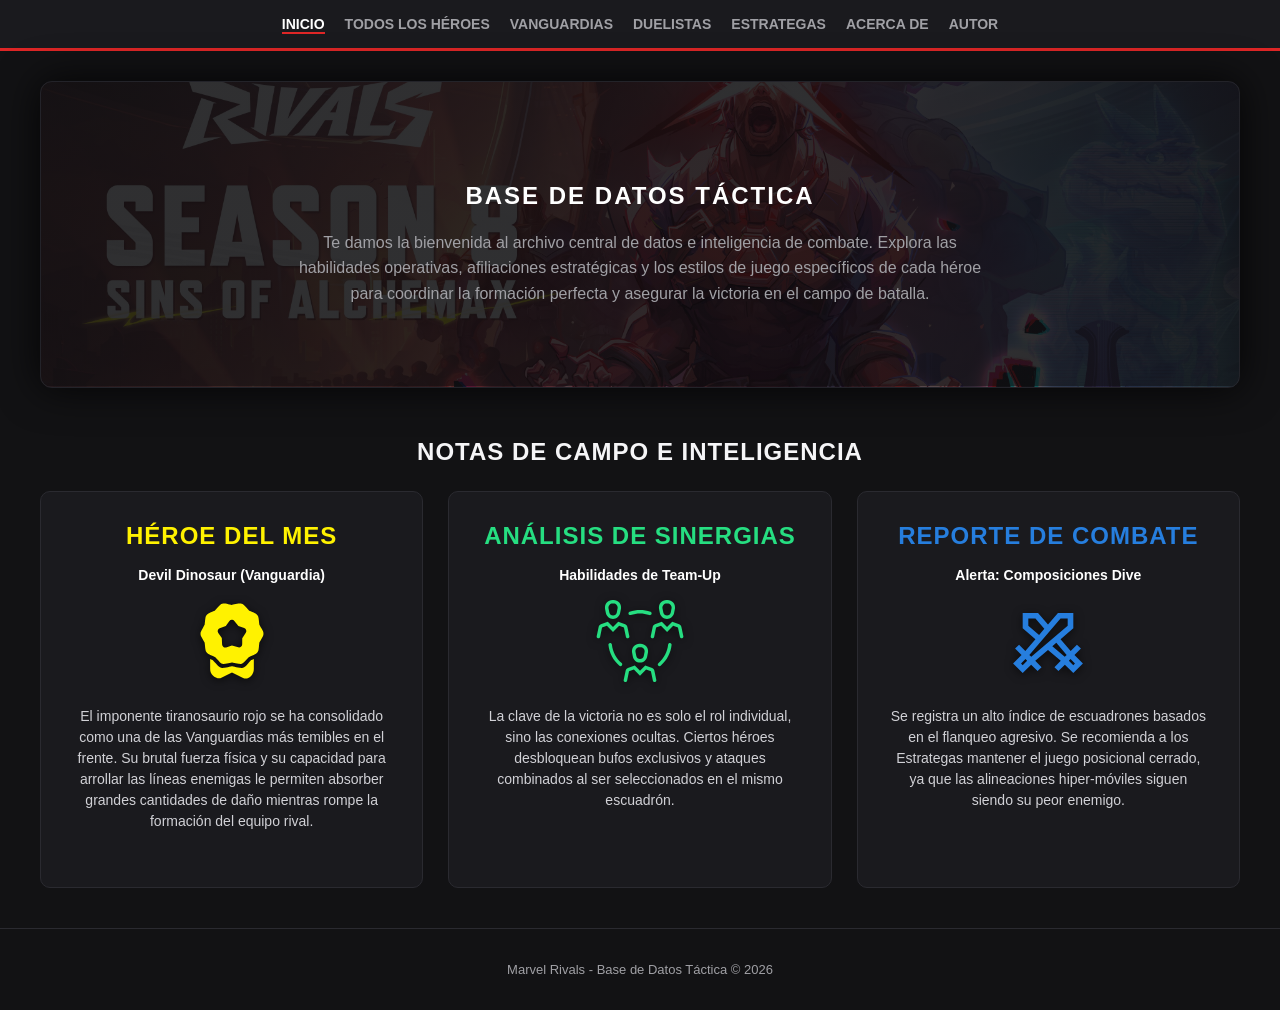
<file: index.html>
<!DOCTYPE html>
<html lang="es">

<head>
    <meta charset="UTF-8">
    <meta name="viewport" content="width=device-width, initial-scale=1.0">
    <title>Marvel Rivals - Base de Datos Táctica</title>
    <link rel="stylesheet" href="css/estilos.css">
    <link rel="stylesheet" href="css/index.css">
</head>

<body>

    <header>
        <nav>
            <ul>
                <li><a href="index.html" class="active">Inicio</a></li>
                <li><a href="personajes.html">Todos los Héroes</a></li>
                <li><a href="vanguardias.html">Vanguardias</a></li>
                <li><a href="duelistas.html">Duelistas</a></li>
                <li><a href="estrategas.html">Estrategas</a></li>
                <li><a href="acerca-de.html">Acerca de</a></li>
                <li><a href="sintesis.html">Autor</a></li>
            </ul>
        </nav>
    </header>

    <main>
        <section class="hero-section">
            <h1>Base de Datos Táctica</h1>
            <p>
                Te damos la bienvenida al archivo central de datos e inteligencia de combate. Explora las habilidades
                operativas, afiliaciones estratégicas y los estilos de juego específicos de cada héroe para coordinar
                la formación perfecta y asegurar la victoria en el campo de batalla.
            </p>
        </section>

        <h2 style="text-align: center; text-transform: uppercase; letter-spacing: 1px; margin-bottom: 25px;">Notas de
            Campo e Inteligencia</h2>

        <div class="roles-grid">
            <div class="tarjeta-rol duelista-card">
                <h3>Héroe del Mes</h3>
                <p style="color: #ffffff; font-weight: bold; margin-bottom: 10px;">Devil Dinosaur (Vanguardia)</p>
                <img src="svg/medalla.svg" alt="Icono Héroe del Mes" class="icono-tarjeta">
                <p>El imponente tiranosaurio rojo se ha consolidado como una de las Vanguardias más temibles en el
                    frente. Su brutal fuerza física y su capacidad para arrollar las líneas enemigas le permiten
                    absorber grandes cantidades de daño mientras rompe la formación del equipo rival.</p>
            </div>

            <div class="tarjeta-rol estratega-card">
                <h3>Análisis de Sinergias</h3>
                <p style="color: #ffffff; font-weight: bold; margin-bottom: 10px;">Habilidades de Team-Up</p>
                <img src="svg/sinergia.svg" alt="Icono Análisis de Sinergias" class="icono-tarjeta">
                <p>La clave de la victoria no es solo el rol individual, sino las conexiones ocultas. Ciertos héroes
                    desbloquean bufos exclusivos y ataques combinados al ser seleccionados en el mismo escuadrón.</p>
            </div>

            <div class="tarjeta-rol vanguardia-card">
                <h3>Reporte de Combate</h3>
                <p style="color: #ffffff; font-weight: bold; margin-bottom: 10px;">Alerta: Composiciones Dive</p>
                <img src="svg/combate.svg" alt="Icono Reporte de Combate" class="icono-tarjeta">
                <p>Se registra un alto índice de escuadrones basados en el flanqueo agresivo. Se recomienda a los
                    Estrategas mantener el juego posicional cerrado, ya que las alineaciones hiper-móviles siguen siendo
                    su peor enemigo.</p>
            </div>
        </div>
    </main>
    <footer>
        <p>Marvel Rivals - Base de Datos Táctica &copy; 2026</p>
    </footer>
</body>
</html>
</file>
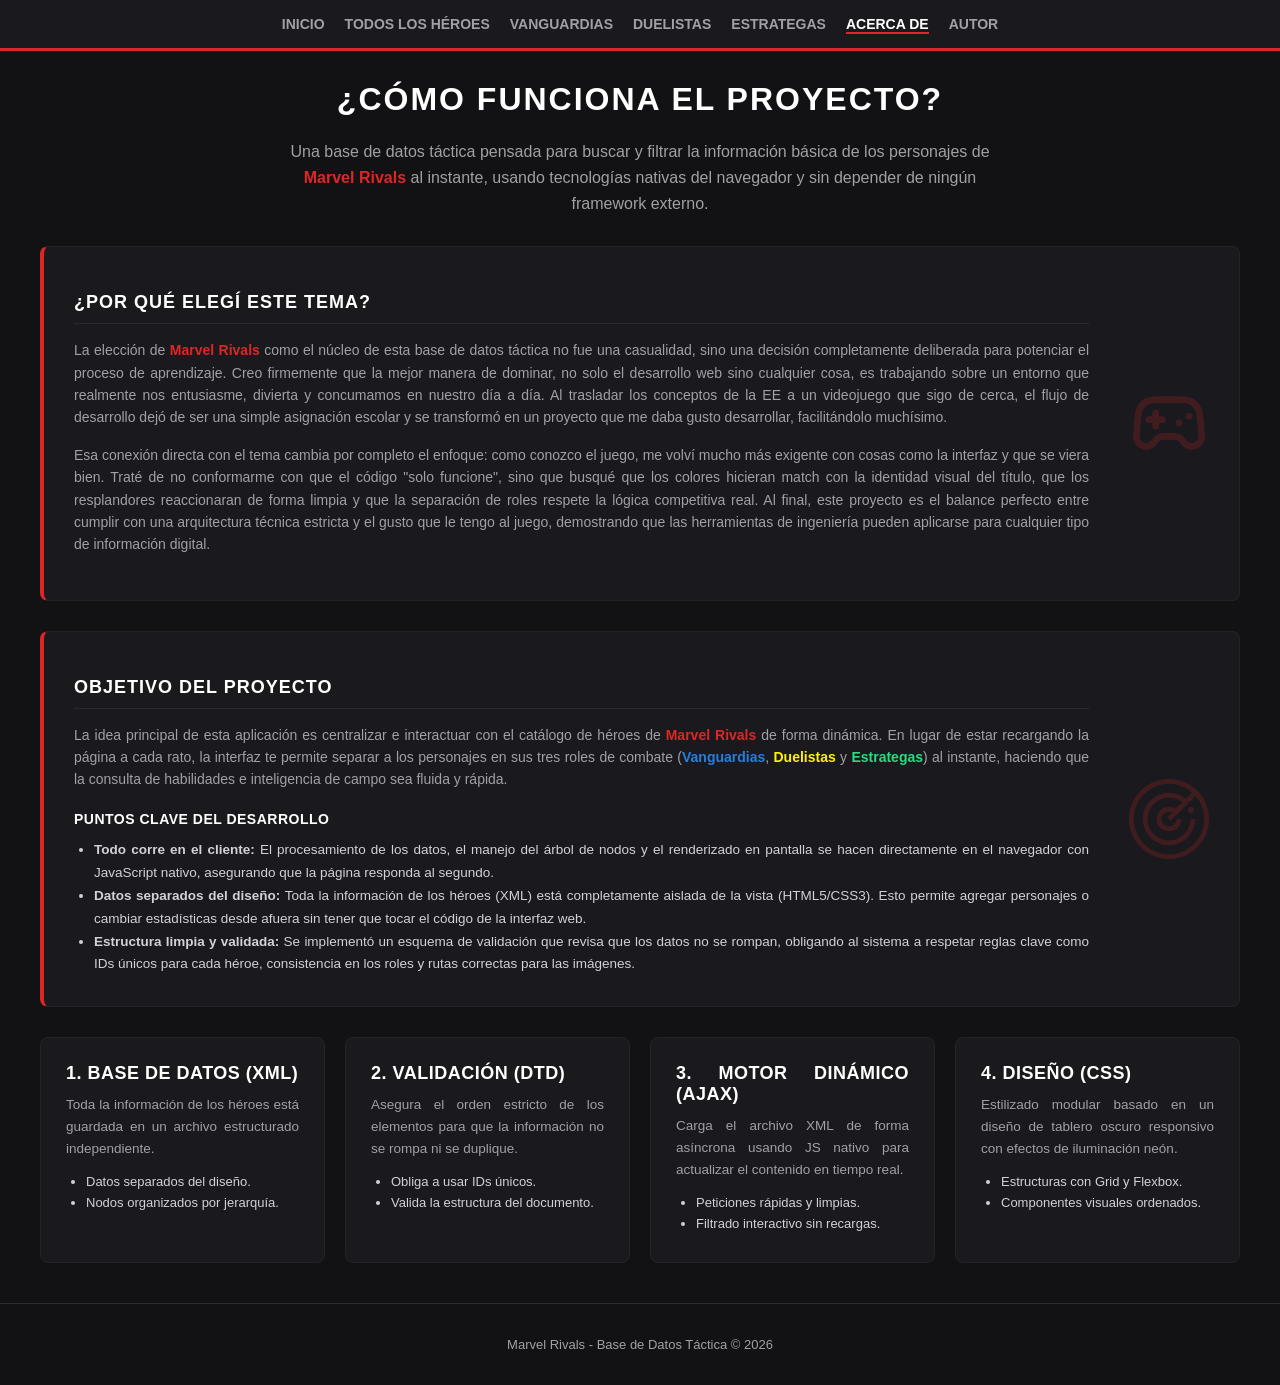
<file: acerca-de.html>
<!DOCTYPE html>
<html lang="es">

<head>
    <meta charset="UTF-8">
    <meta name="viewport" content="width=device-width, initial-scale=1.0">
    <title>Marvel Rivals - Acerca de</title>
    <link rel="stylesheet" href="css/estilos.css">
    <link rel="stylesheet" href="css/acerca.css">
</head>

<body>

    <header>
        <nav>
            <ul>
                <li><a href="index.html">Inicio</a></li>
                <li><a href="personajes.html">Todos los Héroes</a></li>
                <li><a href="vanguardias.html">Vanguardias</a></li>
                <li><a href="duelistas.html">Duelistas</a></li>
                <li><a href="estrategas.html">Estrategas</a></li>
                <li><a href="acerca-de.html" class="active">Acerca de</a></li>
                <li><a href="sintesis.html">Autor</a></li>
            </ul>
        </nav>
    </header>

    <main>
        <h1>¿Cómo funciona el proyecto?</h1>
        <p style="text-align: center; color: #a0a0a5; max-width: 700px; margin: 0 auto 30px auto; line-height: 1.6;">
            Una base de datos táctica pensada para buscar y filtrar la información básica de los personajes de <span
                class="text-rivals">Marvel Rivals</span>
            al instante, usando tecnologías nativas del navegador y sin depender de ningún framework externo.
        </p>

        <!-- SECCIÓN 1: ¿POR QUÉ ELEGÍ ESTE TEMA? -->
        <div class="bloque-informativo">
            <div class="bloque-grid">
                <div class="bloque-texto">
                    <h2
                        style="color: #ffffff; text-transform: uppercase; letter-spacing: 1px; margin-bottom: 15px; font-size: 18px; border-bottom: 1px solid #2a2a30; padding-bottom: 10px;">
                        ¿Por qué elegí este tema?
                    </h2>
                    <p style="color: #a0a0a5; line-height: 1.6; font-size: 14px; margin: 0;">
                        La elección de <span class="text-rivals">Marvel Rivals</span> como el núcleo de esta base de
                        datos táctica no fue una
                        casualidad, sino una decisión completamente deliberada para potenciar el proceso de aprendizaje.
                        Creo
                        firmemente que la mejor manera de dominar, no solo el desarrollo web sino cualquier cosa, es
                        trabajando sobre un
                        entorno que realmente nos entusiasme, divierta y concumamos en nuestro día a día. Al trasladar
                        los conceptos de
                        la EE a un videojuego que sigo de cerca, el flujo de desarrollo dejó de ser una simple
                        asignación
                        escolar y se transformó en un proyecto que me daba gusto desarrollar, facilitándolo muchísimo.
                    </p>
                    <p style="color: #a0a0a5; line-height: 1.6; font-size: 14px; margin-top: 15px;">
                        Esa conexión directa con el tema cambia por completo el enfoque: como conozco el
                        juego, me volví mucho más exigente con cosas como la interfaz y que se viera bien. Traté de no
                        conformarme
                        con que el código "solo funcione", sino que busqué que los colores hicieran match con la
                        identidad visual del título, que los resplandores reaccionaran de forma limpia y que la
                        separación de
                        roles respete la lógica competitiva real. Al final, este proyecto es el balance perfecto entre
                        cumplir
                        con una arquitectura técnica estricta y el gusto que le tengo al juego, demostrando que las
                        herramientas de
                        ingeniería pueden aplicarse para cualquier tipo de información digital.
                    </p>
                </div>
                <div>
                    <img src="svg/control.svg" alt="Icono Control" class="icono-lateral">
                </div>
            </div>
        </div>

        <!-- SECCIÓN 2: OBJETIVO DEL PROYECTO -->
        <div class="bloque-informativo">
            <div class="bloque-grid">
                <div class="bloque-texto">
                    <h2
                        style="color: #ffffff; text-transform: uppercase; letter-spacing: 1px; margin-bottom: 15px; font-size: 18px; border-bottom: 1px solid #2a2a30; padding-bottom: 10px;">
                        Objetivo del Proyecto
                    </h2>
                    <p style="color: #a0a0a5; line-height: 1.6; font-size: 14px; margin-bottom: 20px;">
                        La idea principal de esta aplicación es centralizar e interactuar con el catálogo de héroes de
                        <span class="text-rivals">Marvel Rivals</span> de forma
                        dinámica. En lugar de estar recargando la página a cada rato, la interfaz te permite separar a
                        los
                        personajes en sus tres roles de combate (<span class="text-vanguardia">Vanguardias</span>, <span
                            class="text-duelista">Duelistas</span> y <span class="text-estratega">Estrategas</span>) al
                        instante, haciendo que la consulta de habilidades e inteligencia de campo sea fluida y rápida.
                    </p>

                    <h3
                        style="color: #ffffff; text-transform: uppercase; letter-spacing: 0.5px; margin-bottom: 12px; font-size: 14px;">
                        Puntos clave del desarrollo
                    </h3>
                    <ul style="color: #d1d1d6; padding-left: 20px; line-height: 1.7; font-size: 13.5px; margin: 0;">
                        <li><strong>Todo corre en el cliente:</strong> El procesamiento de los datos, el manejo del
                            árbol de
                            nodos y el renderizado en pantalla se hacen directamente en el navegador con JavaScript
                            nativo,
                            asegurando que la página responda al segundo.</li>
                        <li><strong>Datos separados del diseño:</strong> Toda la información de los héroes (XML) está
                            completamente aislada de la vista (HTML5/CSS3). Esto permite agregar personajes o cambiar
                            estadísticas desde afuera sin tener que tocar el código de la interfaz web.</li>
                        <li><strong>Estructura limpia y validada:</strong> Se implementó un esquema de validación que
                            revisa que
                            los datos no se rompan, obligando al sistema a respetar reglas clave como IDs únicos para
                            cada
                            héroe, consistencia en los roles y rutas correctas para las imágenes.</li>
                    </ul>
                </div>
                <div>
                    <img src="svg/radar.svg" alt="Icono Radar" class="icono-lateral">
                </div>
            </div>
        </div>

        <!-- CUADRÍCULA DE COMPONENTES TÉCNICOS-->
        <div class="tech-container">
            <div class="tech-card">
                <h3>1. Base de datos (XML)</h3>
                <p>Toda la información de los héroes está guardada en un archivo estructurado independiente.</p>
                <ul>
                    <li>Datos separados del diseño.</li>
                    <li>Nodos organizados por jerarquía.</li>
                </ul>
            </div>

            <div class="tech-card">
                <h3>2. Validación (DTD)</h3>
                <p>Asegura el orden estricto de los elementos para que la información no se rompa ni se duplique.</p>
                <ul>
                    <li>Obliga a usar IDs únicos.</li>
                    <li>Valida la estructura del documento.</li>
                </ul>
            </div>

            <div class="tech-card">
                <h3>3. Motor Dinámico (AJAX)</h3>
                <p>Carga el archivo XML de forma asíncrona usando JS nativo para actualizar el contenido en tiempo real.
                </p>
                <ul>
                    <li>Peticiones rápidas y limpias.</li>
                    <li>Filtrado interactivo sin recargas.</li>
                </ul>
            </div>

            <div class="tech-card">
                <h3>4. Diseño (CSS)</h3>
                <p>Estilizado modular basado en un diseño de tablero oscuro responsivo con efectos de iluminación neón.
                </p>
                <ul>
                    <li>Estructuras con Grid y Flexbox.</li>
                    <li>Componentes visuales ordenados.</li>
                </ul>
            </div>
        </div>
    </main>
    <footer>
        <p>Marvel Rivals - Base de Datos Táctica &copy; 2026</p>
    </footer>
</body>
</html>
</file>
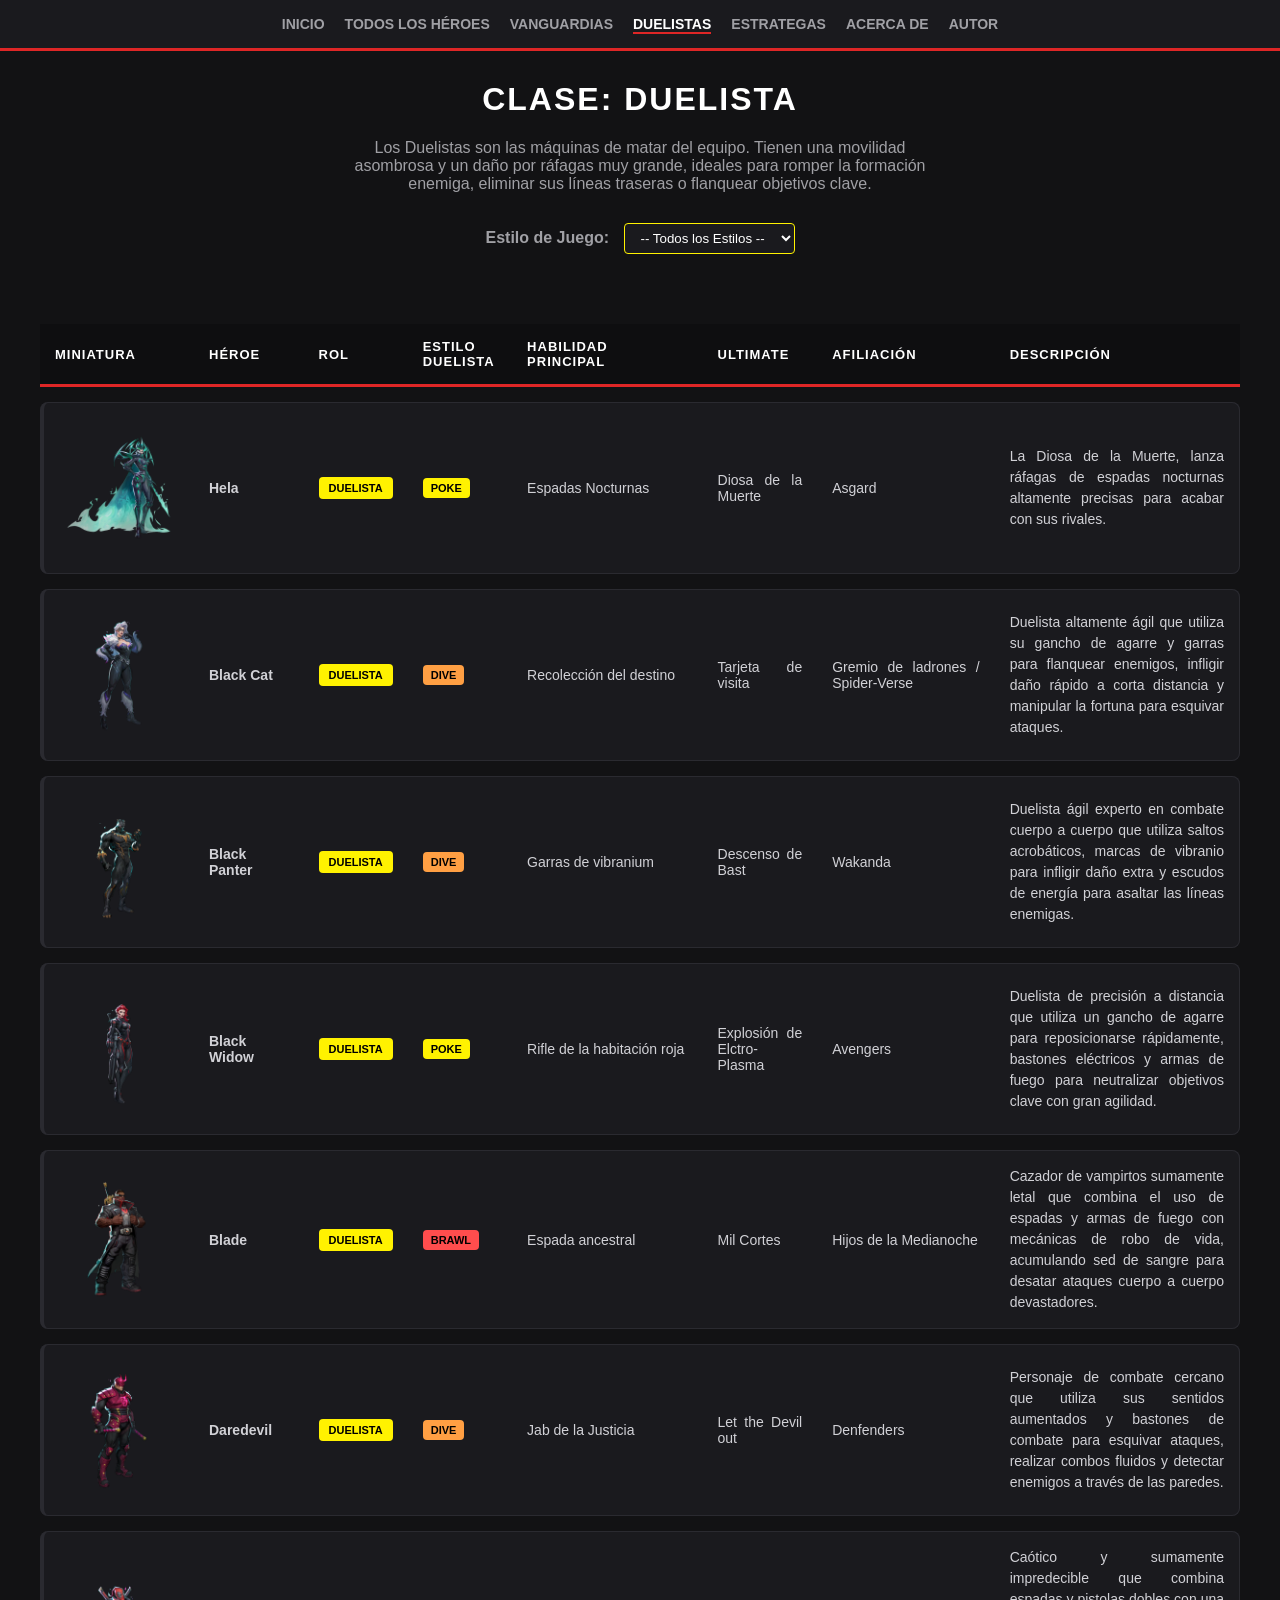
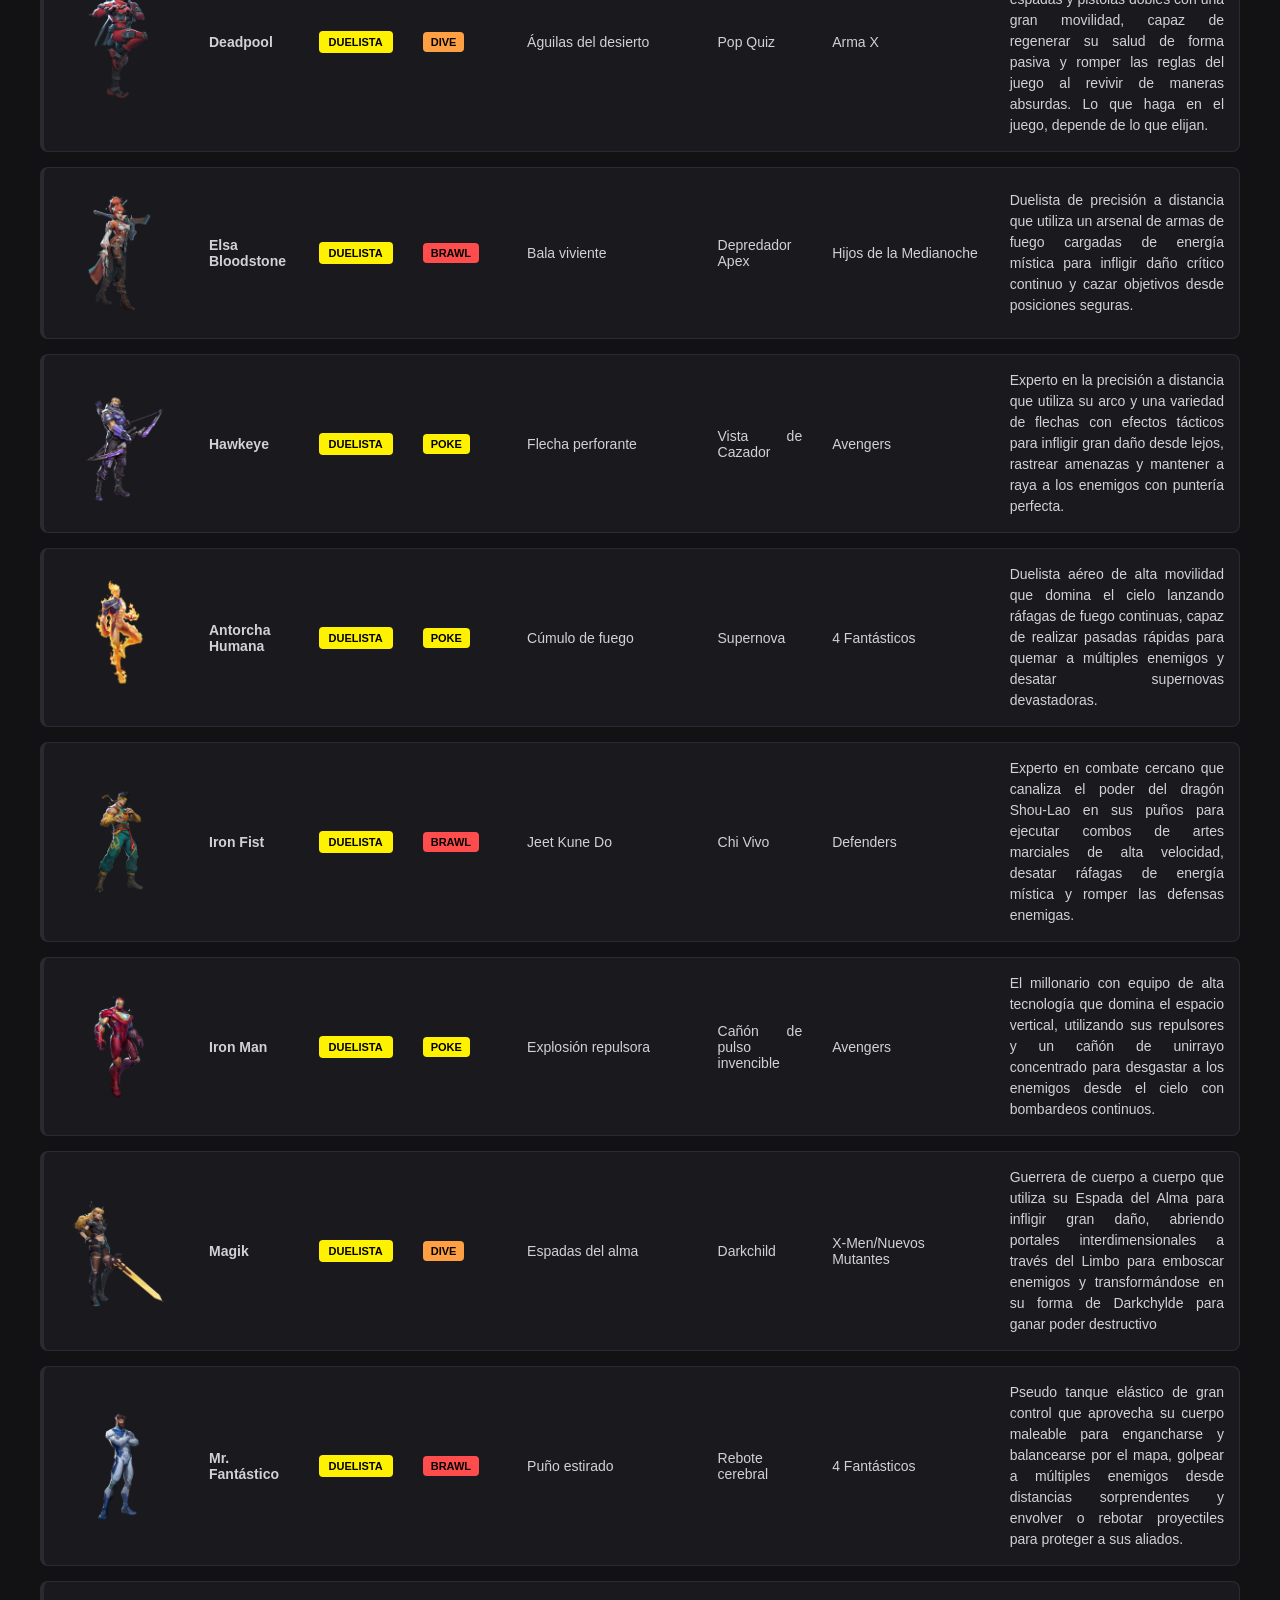
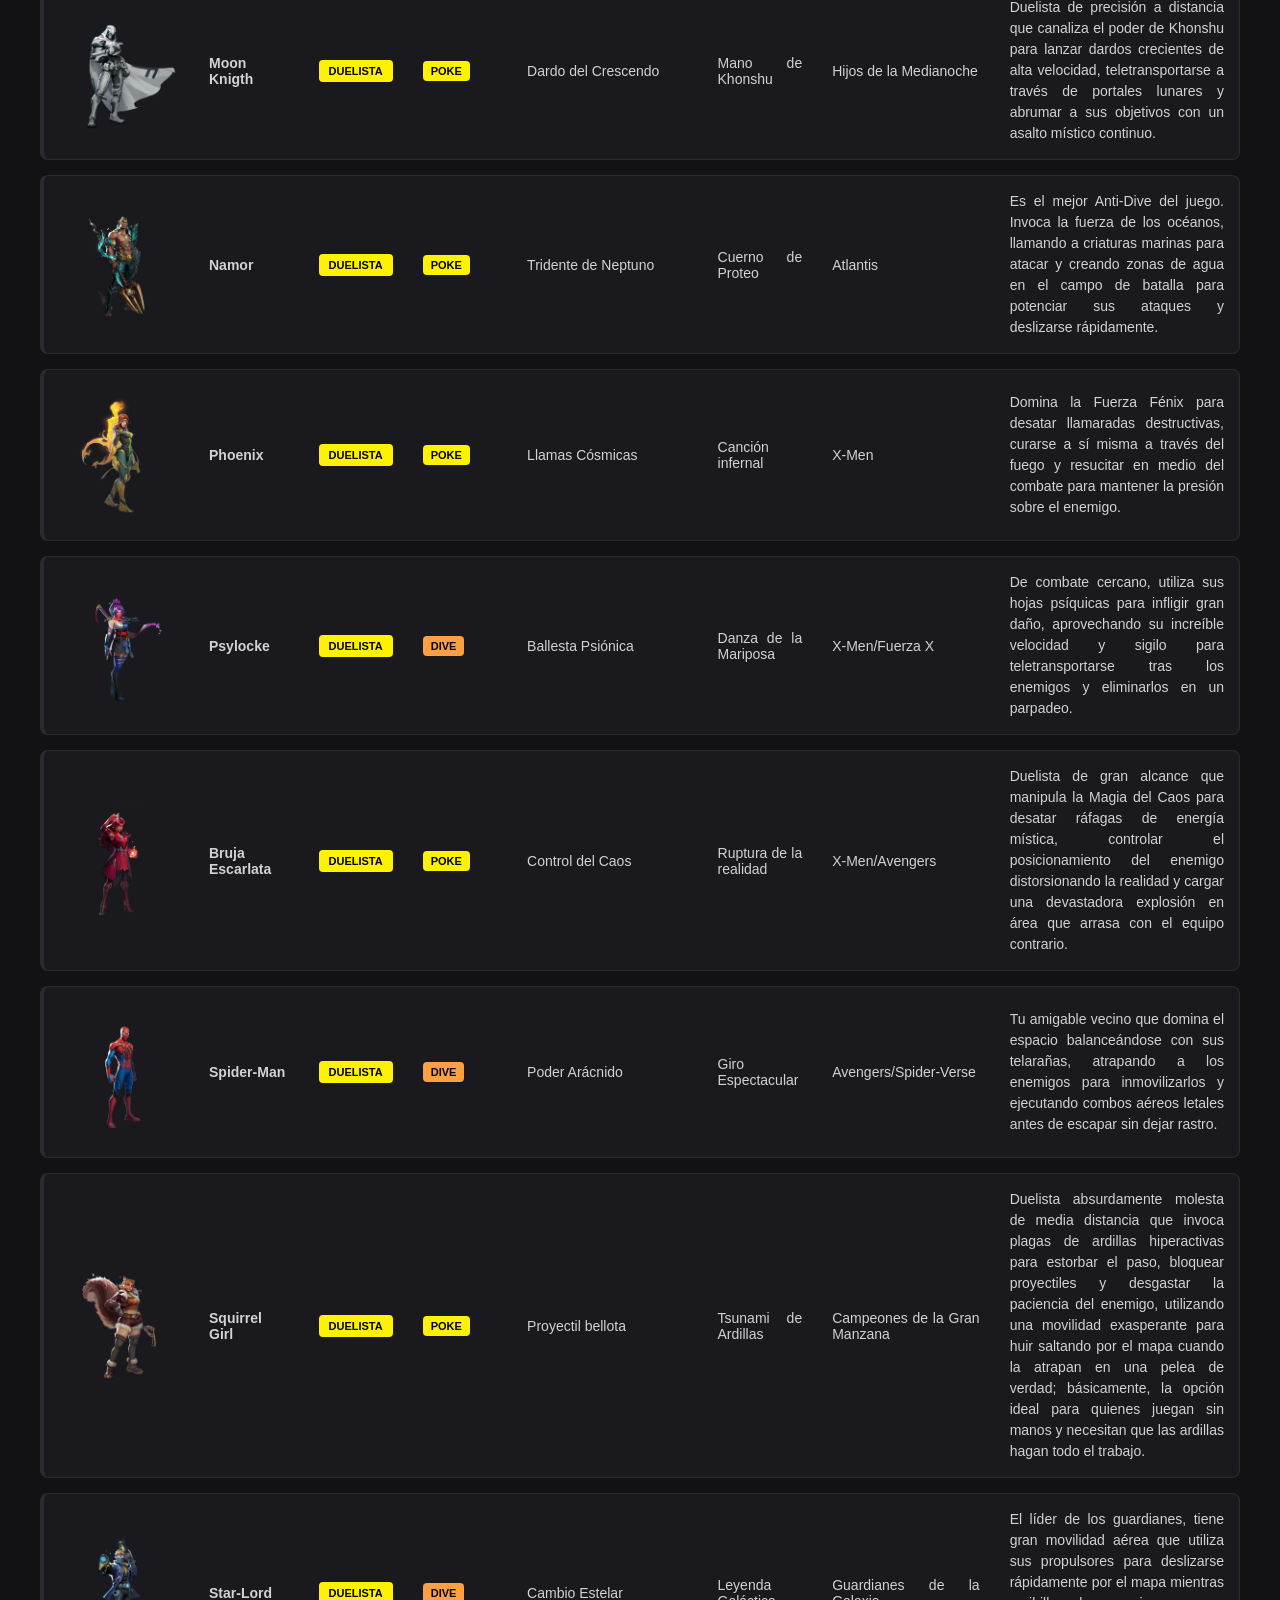
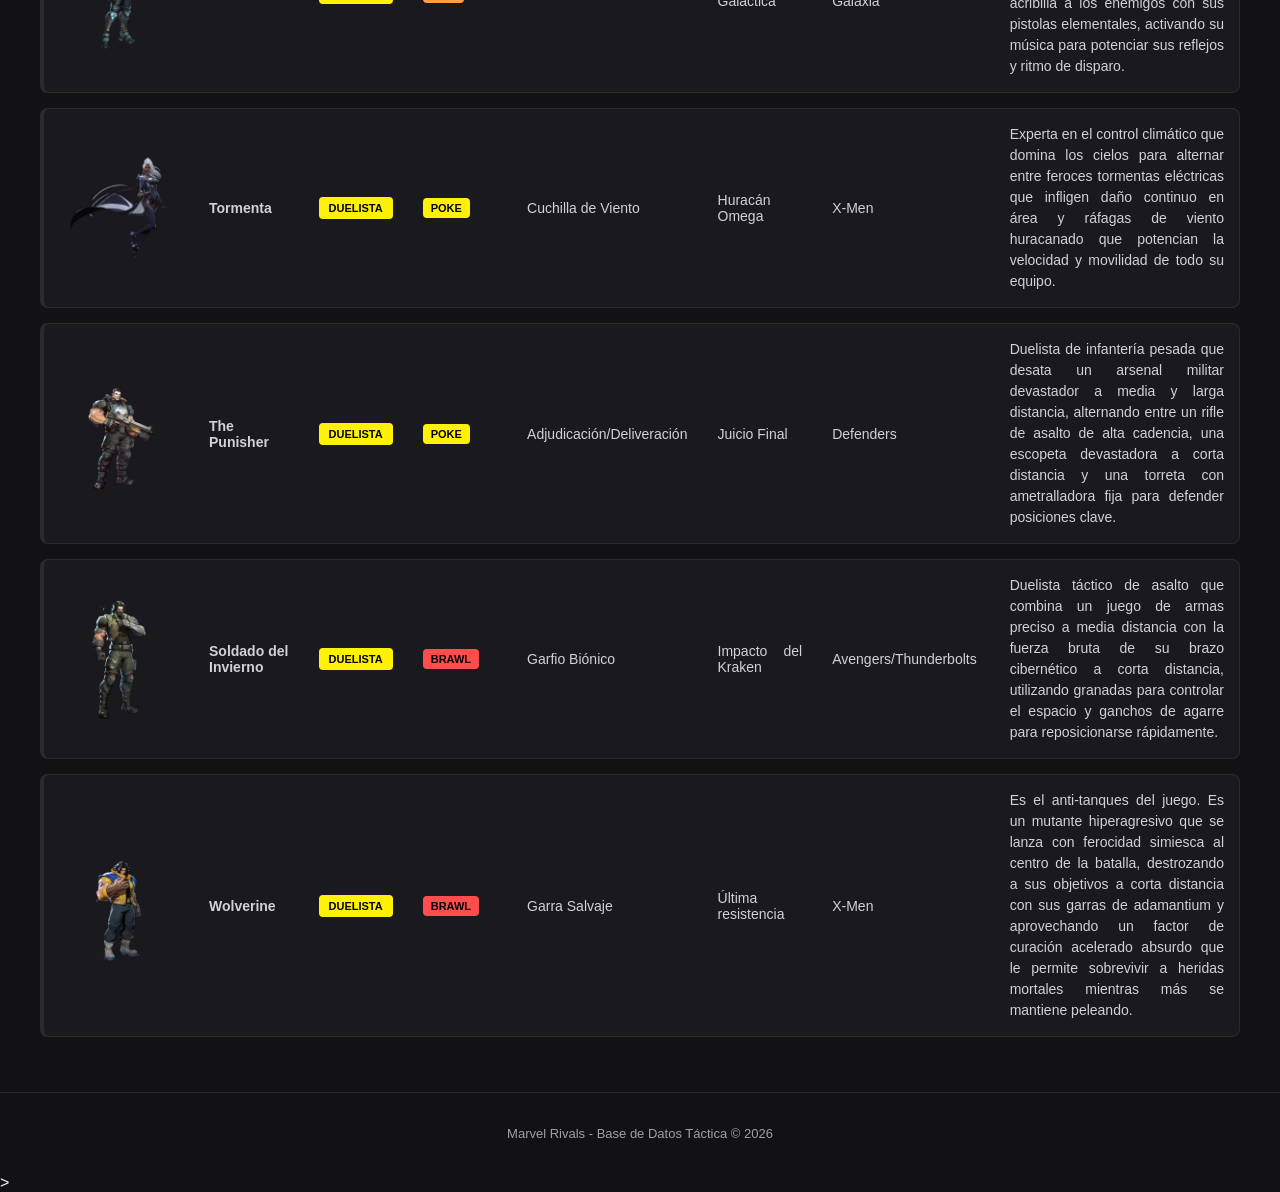
<file: duelistas.html>
<!DOCTYPE html>
<html lang="es">

<head>
    <meta charset="UTF-8">
    <meta name="viewport" content="width=device-width, initial-scale=1.0">
    <title>Marvel Rivals - Duelistas</title>
    <link rel="stylesheet" href="css/estilos.css">
</head>

<body>

    <header>
        <nav>
            <ul>
                <li><a href="index.html">Inicio</a></li>
                <li><a href="personajes.html">Todos los Héroes</a></li>
                <li><a href="vanguardias.html">Vanguardias</a></li>
                <li><a href="duelistas.html" class="active">Duelistas</a></li>
                <!-- Aqui se marca que esta es la pagina actual -->
                <li><a href="estrategas.html">Estrategas</a></li>
                <li><a href="acerca-de.html">Acerca de</a></li>
                <li><a href="sintesis.html">Autor</a></li>
            </ul>
        </nav>
    </header>

    <main>
        <h1>Clase: Duelista</h1>
        <p style="text-align: center; color: #a0a0a5; max-width: 600px; margin: 0 auto 30px auto;">
            Los Duelistas son las máquinas de matar del equipo. Tienen una movilidad asombrosa y un daño por ráfagas muy
            grande,
            ideales para romper la formación enemiga, eliminar sus líneas traseras o flanquear objetivos clave.
        </p>

        <section style="text-align: center; margin-bottom: 25px;">
            <label for="filtro-estilo" style="color: #a0a0a5; margin-right: 10px; font-weight: bold;">Estilo de
                Juego:</label>
            <select id="filtro-estilo" onchange="filtrarDuelistas()"
                style="padding: 6px 12px; background: #1a1a1e; color: white; border: 1px solid #fff200; border-radius: 4px;">
                <option value="Todos">-- Todos los Estilos --</option>
                <option value="Dive">Dive</option>
                <option value="Brawl">Brawl</option>
                <option value="Poke">Poke</option>
            </select>
        </section>

        <section id="galeria-duelistas" style="overflow-x: auto;"></section>
    </main>

    <script src="js/motor.js"></script>
    <script>
        function filtrarDuelistas() {
            var estilo = document.getElementById("filtro-estilo").value;
            // envía el rol Duelista, el contenedor y el estilo seleccionado
            cargarHeroesPorRol("Duelista", "galeria-duelistas", "Todos", estilo);
        }

        window.onload = function () {
            filtrarDuelistas();
        };
    </script>
    <footer>
        <p>Marvel Rivals - Base de Datos Táctica &copy; 2026</p>
    </footer>
</body>
</html>>
</file>
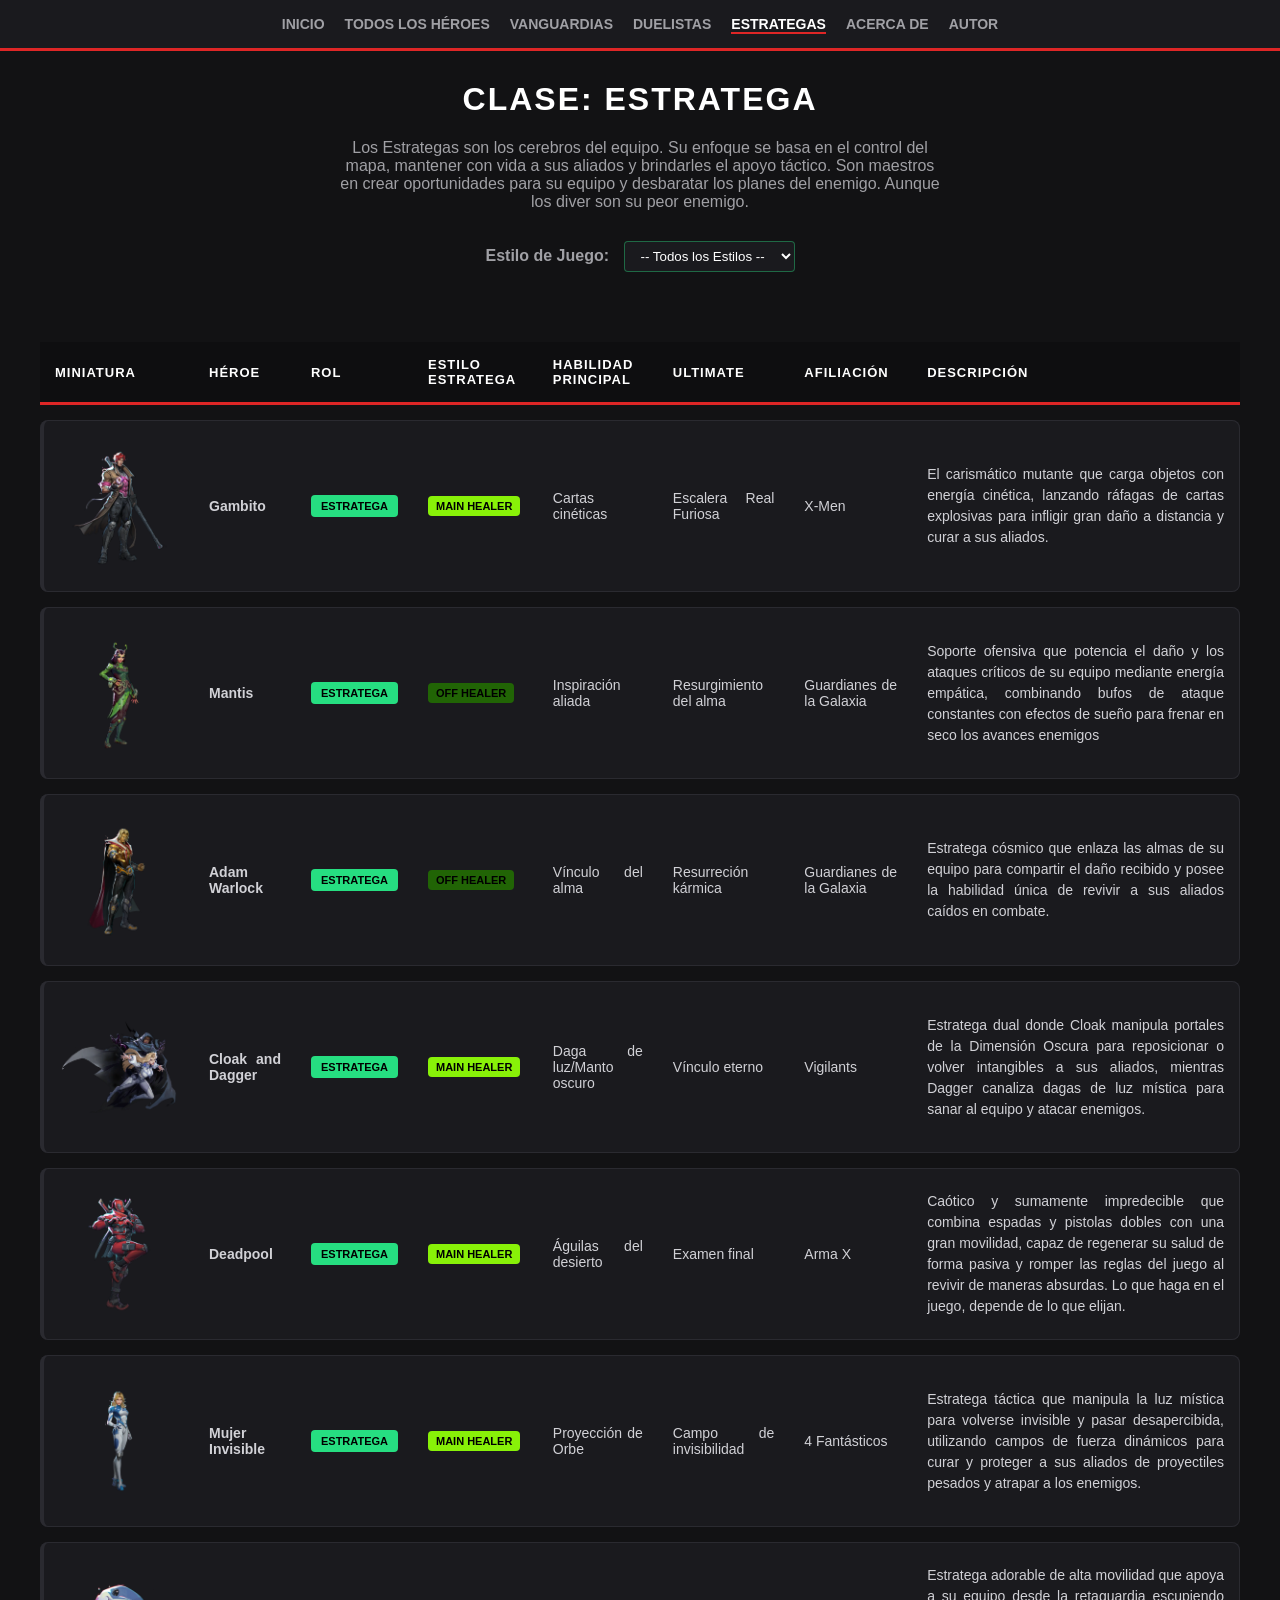
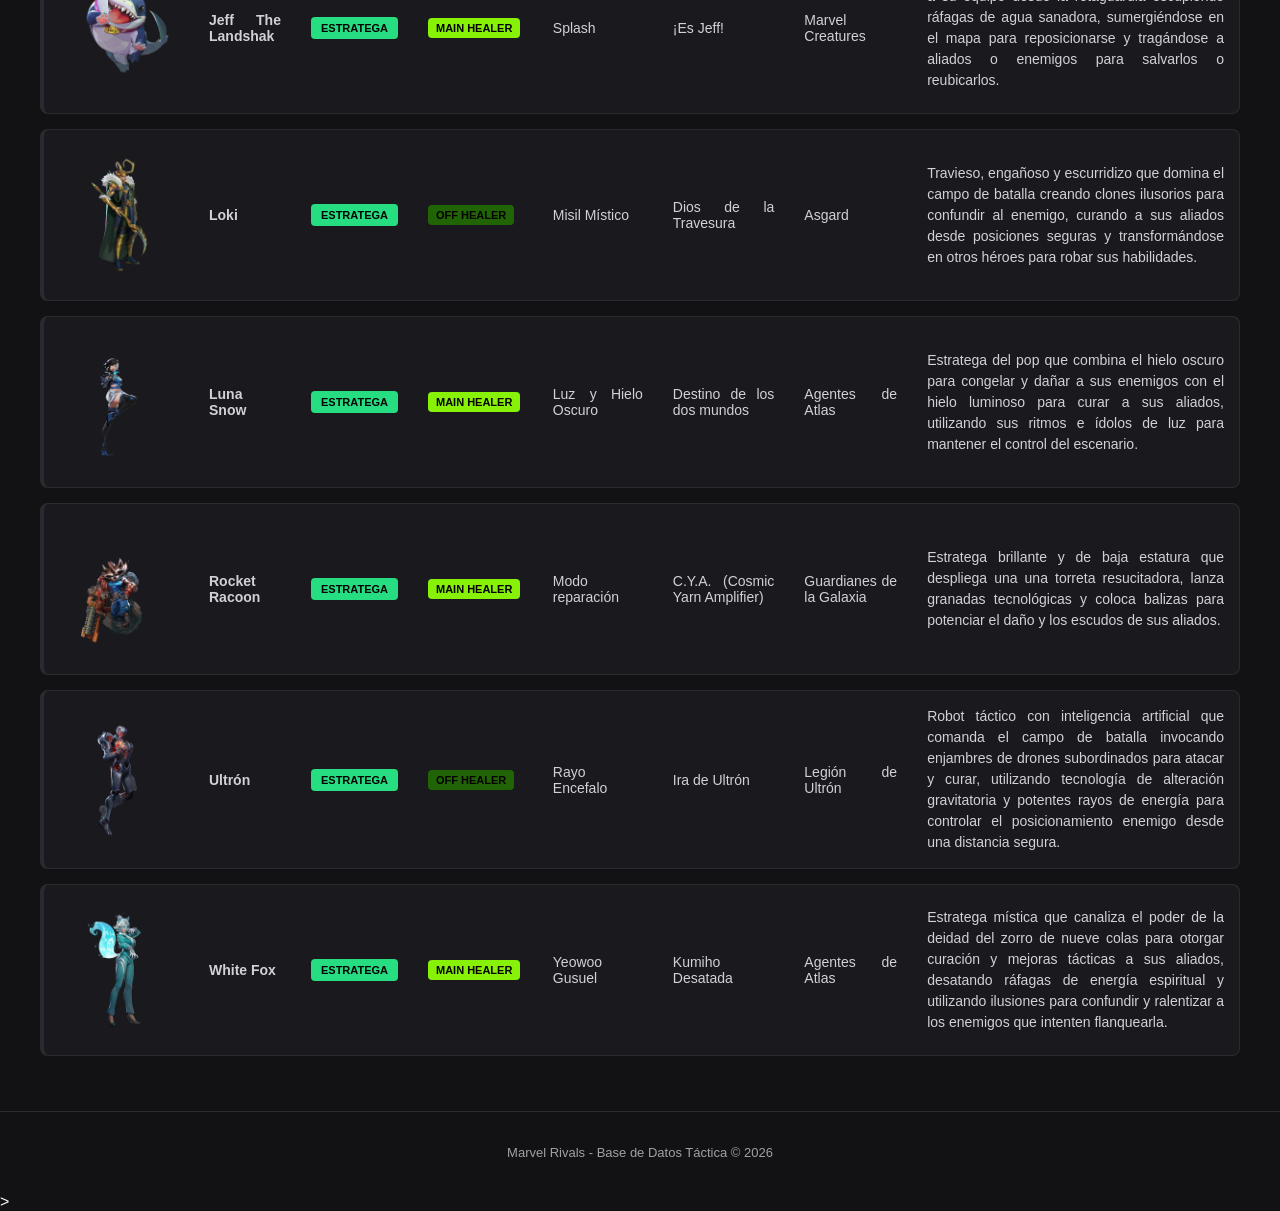
<file: estrategas.html>
<!DOCTYPE html>
<html lang="es">

<head>
    <meta charset="UTF-8">
    <meta name="viewport" content="width=device-width, initial-scale=1.0">
    <title>Marvel Rivals - Estrategas</title>
    <link rel="stylesheet" href="css/estilos.css">
</head>

<body>

    <header>
        <nav>
            <ul>
                <li><a href="index.html">Inicio</a></li>
                <li><a href="personajes.html">Todos los Héroes</a></li>
                <li><a href="vanguardias.html">Vanguardias</a></li>
                <li><a href="duelistas.html">Duelistas</a></li>
                <!-- Aqui se marca que esta es la pagina actual -->
                <li><a href="estrategas.html" class="active">Estrategas</a></li>
                <li><a href="acerca-de.html">Acerca de</a></li>
                <li><a href="sintesis.html">Autor</a></li>
            </ul>
        </nav>
    </header>

    <main>
        <h1>Clase: Estratega</h1>
        <p style="text-align: center; color: #a0a0a5; max-width: 600px; margin: 0 auto 30px auto;">
            Los Estrategas son los cerebros del equipo. Su enfoque se basa en el control del mapa, mantener con vida a
            sus aliados
            y brindarles el apoyo táctico. Son maestros en crear oportunidades para su equipo y
            desbaratar los planes del enemigo. Aunque los diver son su peor enemigo.
        </p>

        <section style="text-align: center; margin-bottom: 25px;">
            <label for="filtro-estilo" style="color: #a0a0a5; margin-right: 10px; font-weight: bold;">Estilo de
                Juego:</label>
            <select id="filtro-estilo" onchange="filtrarEstrategas()"
                style="padding: 6px 12px; background: #1a1a1e; color: white; border: 1px solid rgba(38, 222, 129, 0.4);; border-radius: 4px;">
                <option value="Todos">-- Todos los Estilos --</option>
                <option value="Main Healer">Main Healer</option>
                <option value="Off Healer">Off Healer</option>
            </select>
        </section>

        <section id="galeria-estrategas" style="overflow-x: auto;"></section>
    </main>

    <script src="js/motor.js"></script>
    <script>
        function filtrarEstrategas() {
            var estilo = document.getElementById("filtro-estilo").value;
            // envía el rol Estratega, el contenedor y el estilo seleccionado
            cargarHeroesPorRol("Estratega", "galeria-estrategas", "Todos", estilo);
        }

        window.onload = function () {
            filtrarEstrategas();
        };
    </script>
    <footer>
        <p>Marvel Rivals - Base de Datos Táctica &copy; 2026</p>
    </footer>
</body>
</html>>
</file>
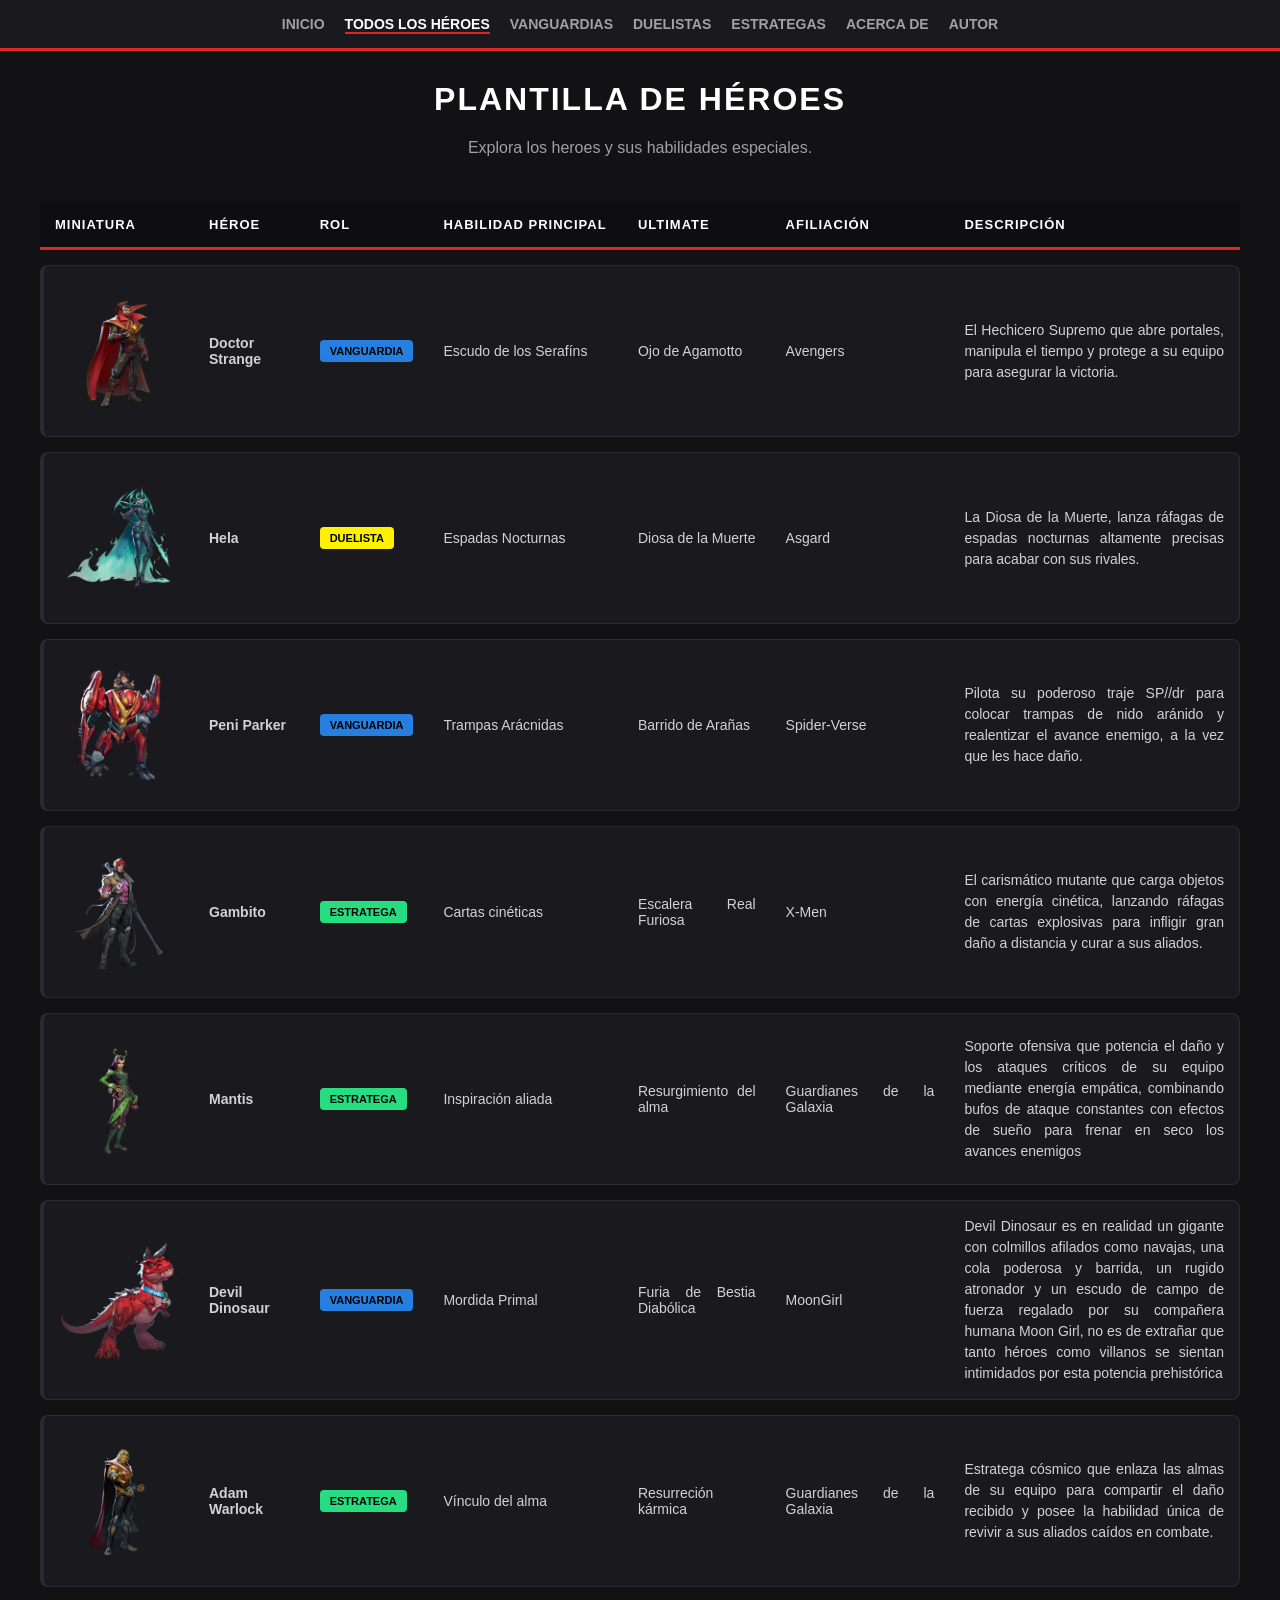
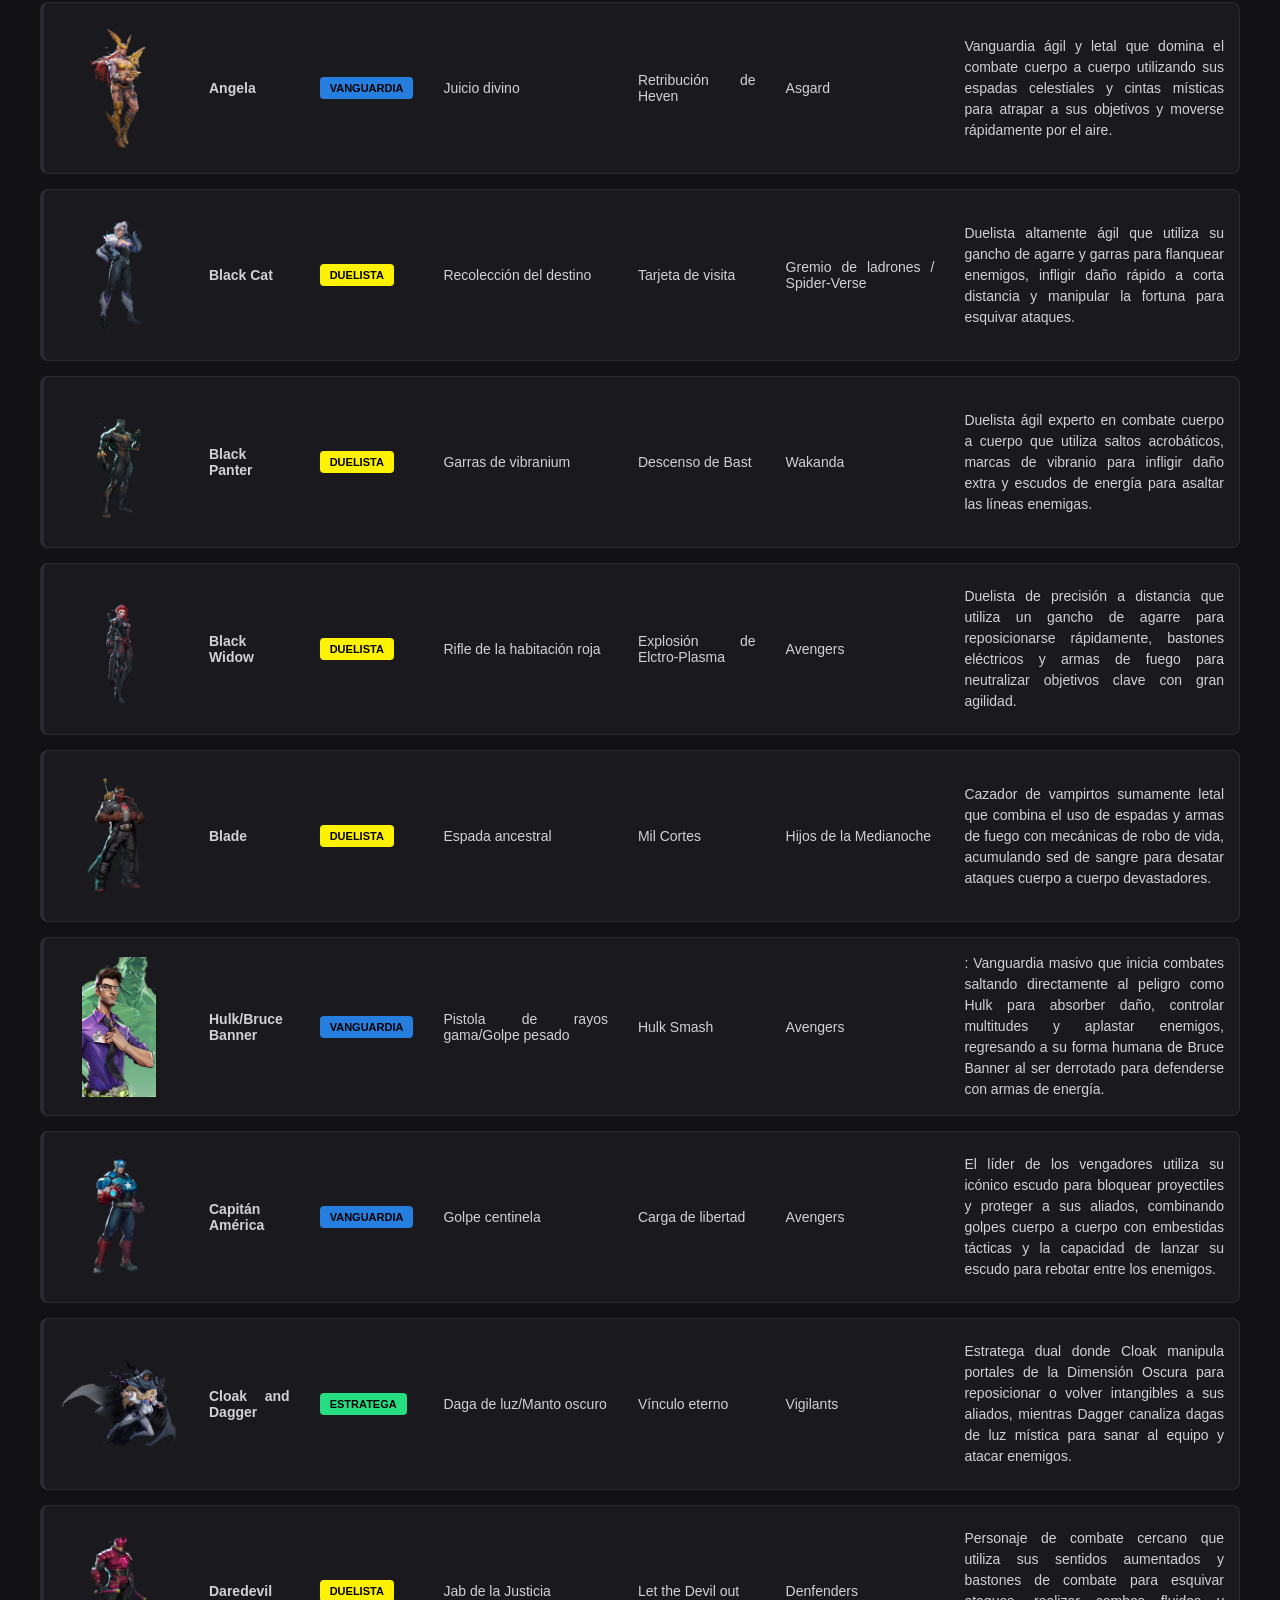
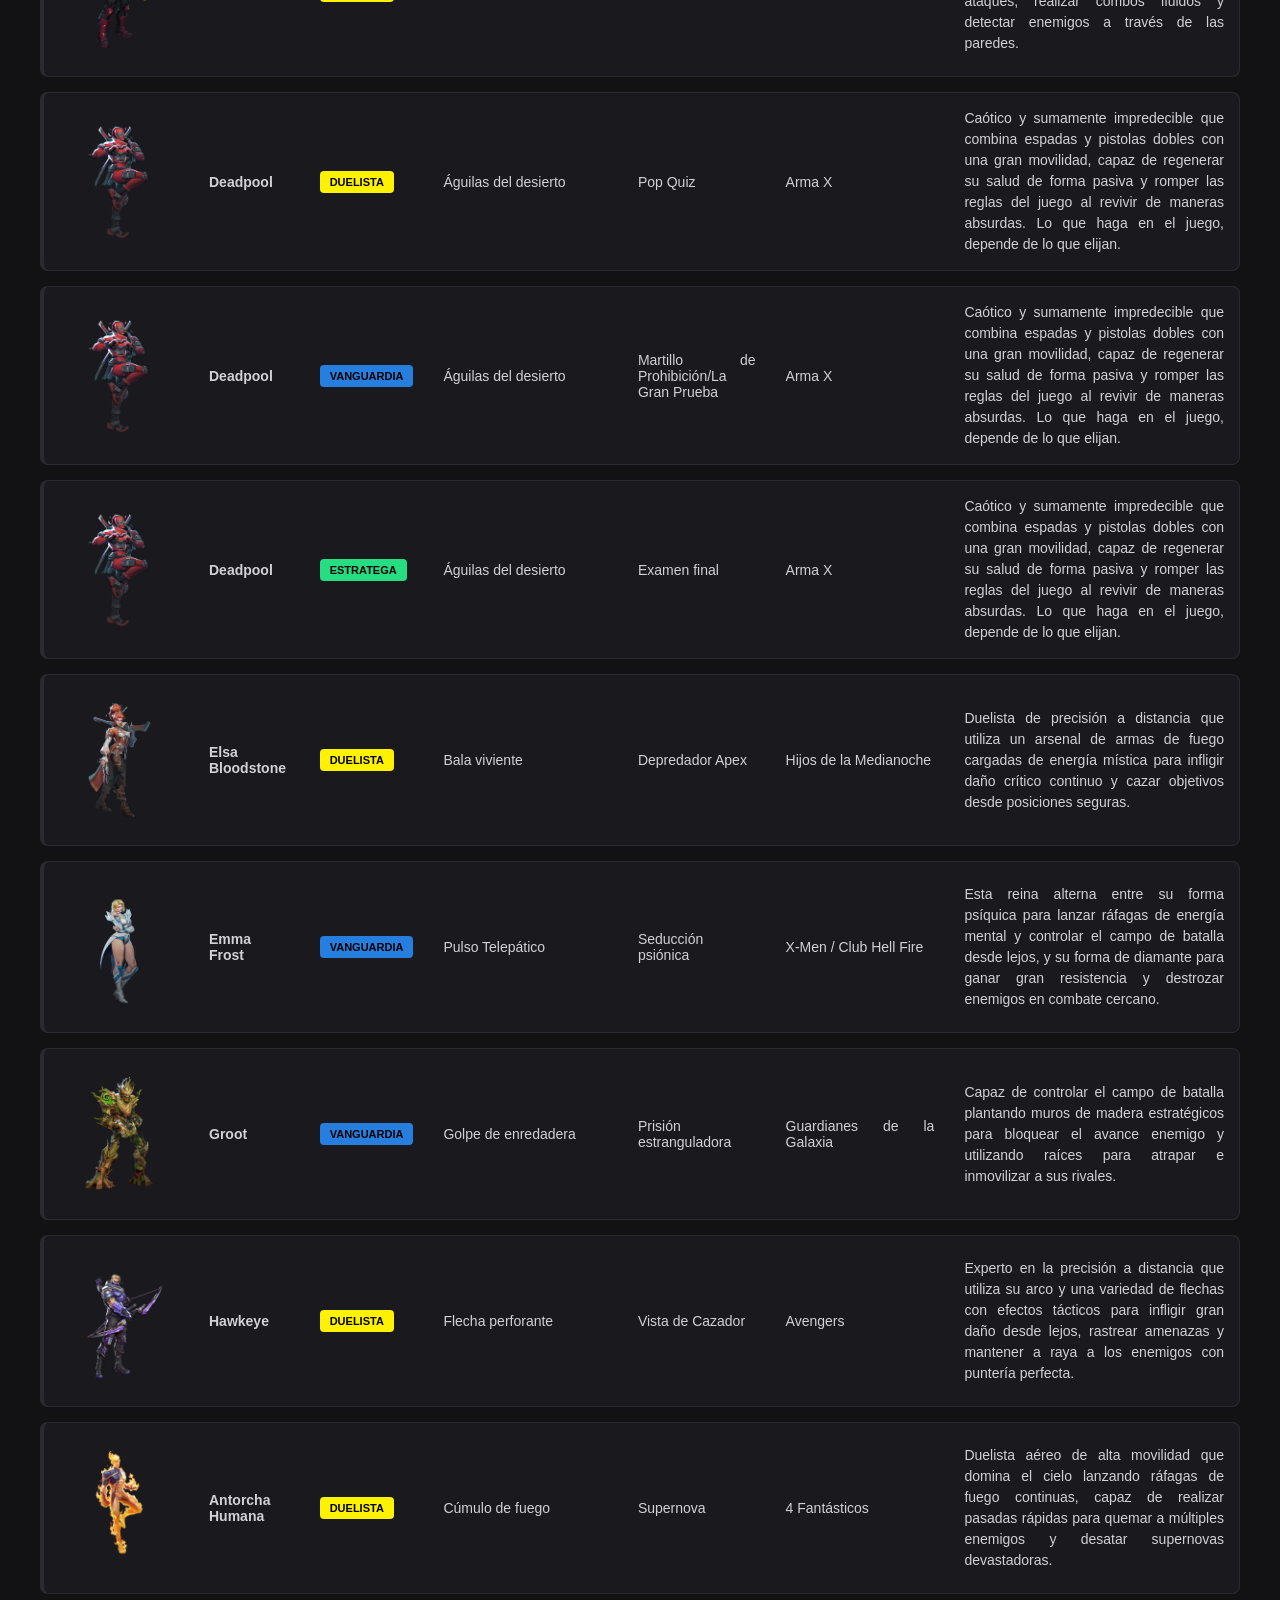
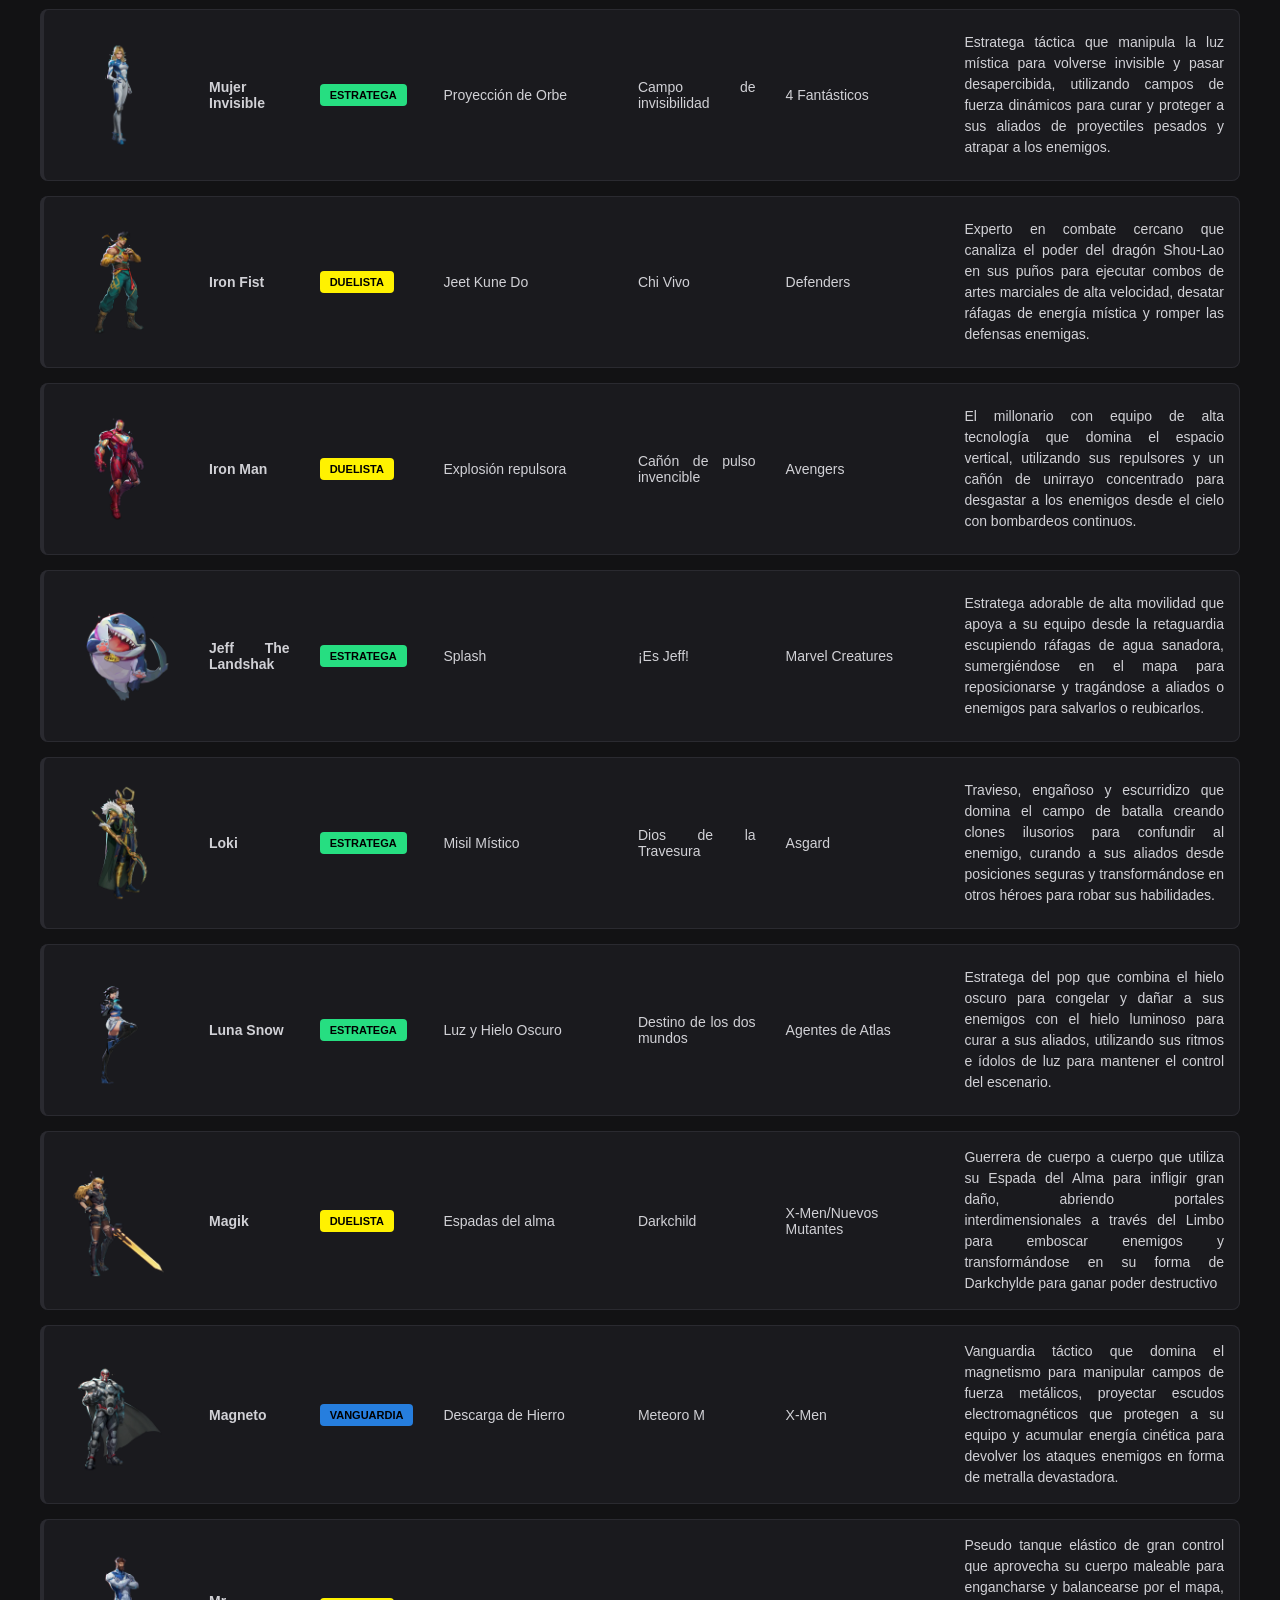
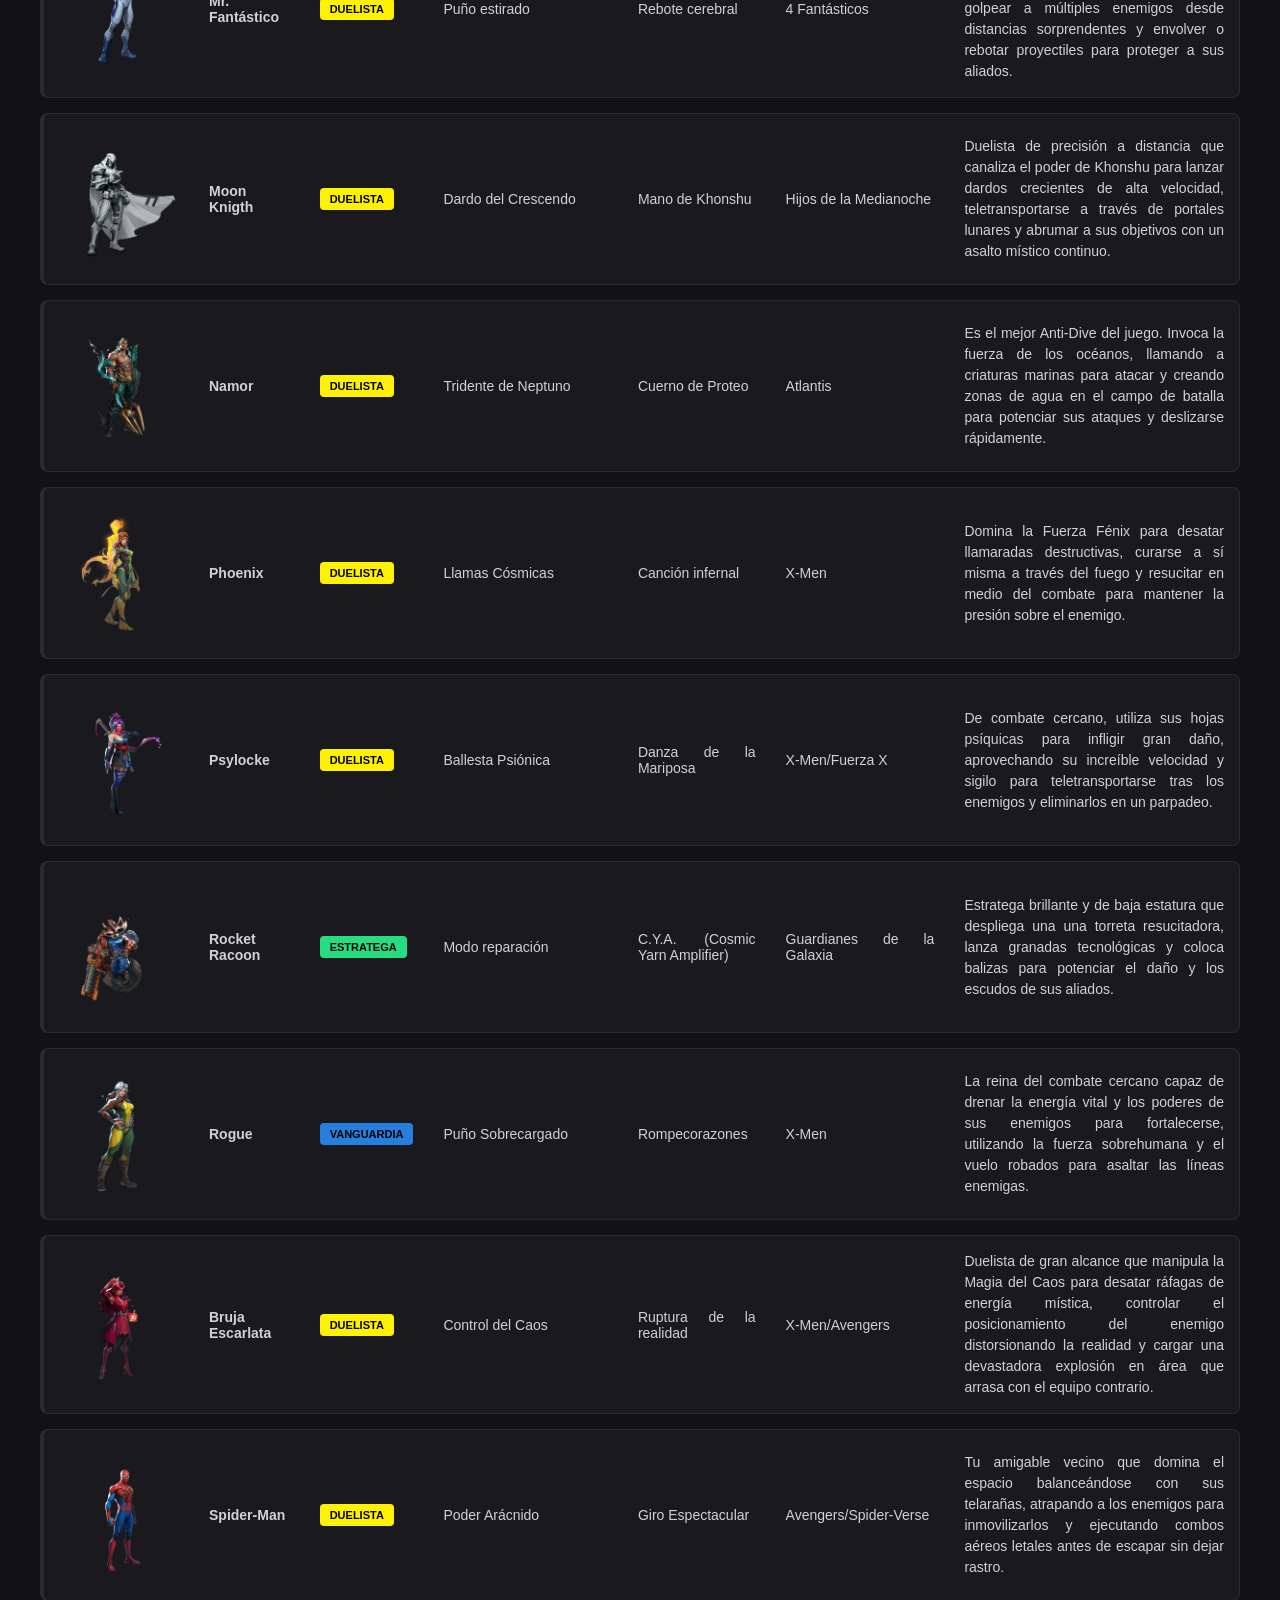
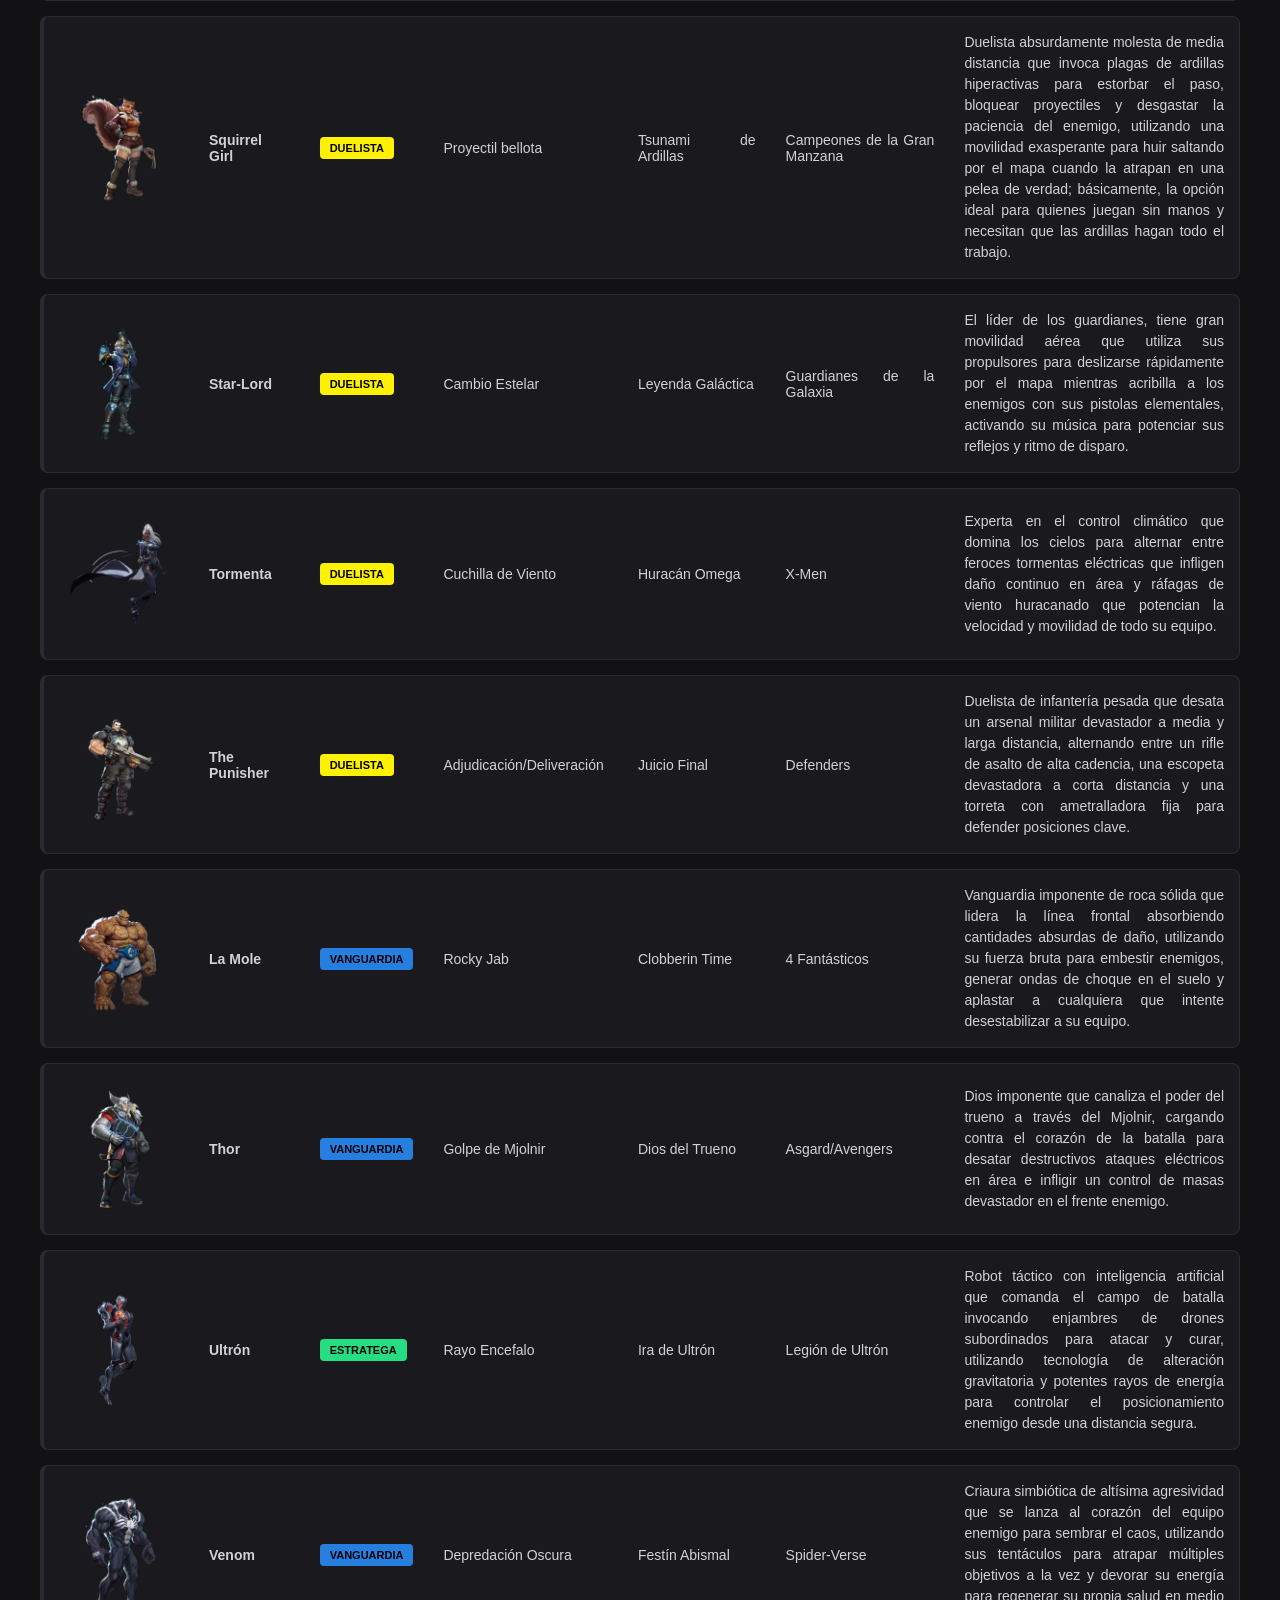
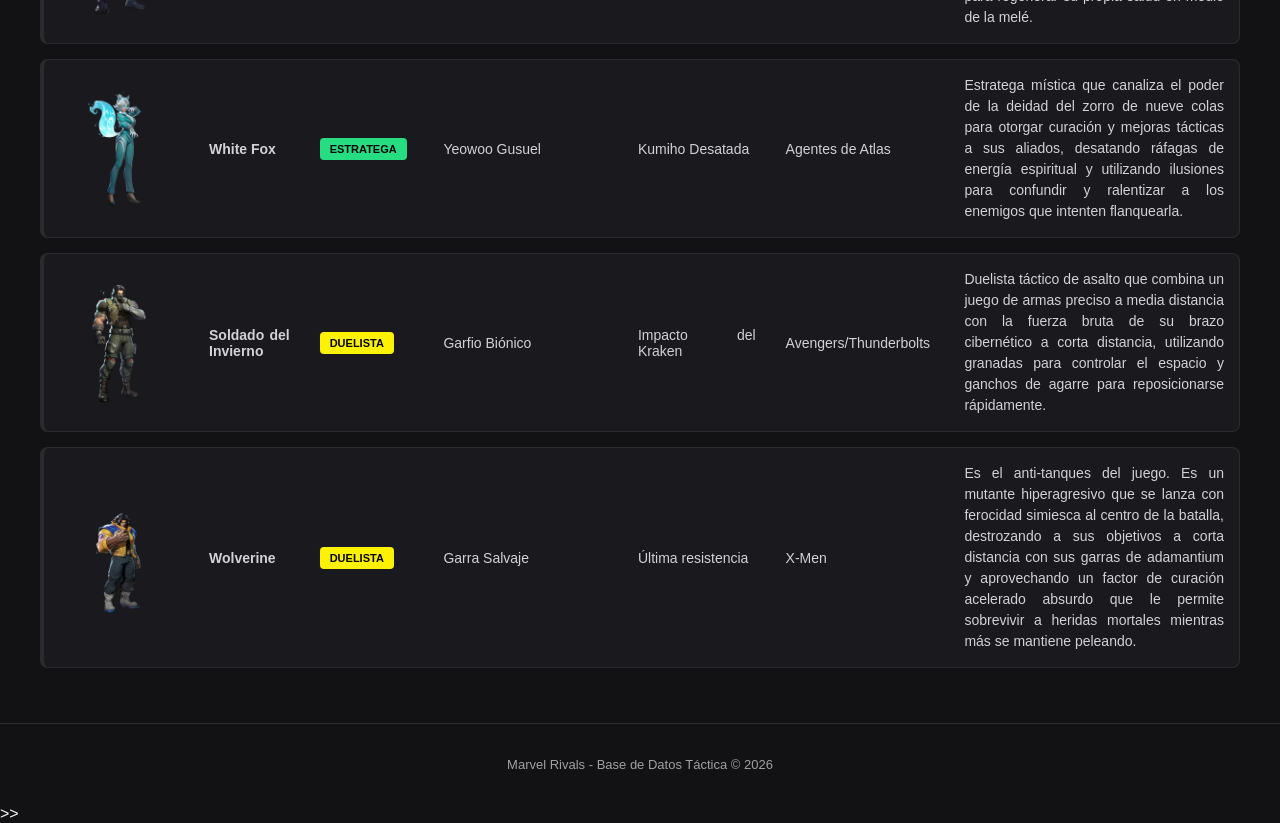
<file: personajes.html>
<!DOCTYPE html>
<html lang="es">

<head>
    <meta charset="UTF-8">
    <meta name="viewport" content="width=device-width, initial-scale=1.0">
    <title>Marvel Rivals - Galería de Héroes</title>
    <link rel="stylesheet" href="css/estilos.css">
</head>

<body>

    <header>
        <nav>
            <ul>
                <li><a href="index.html">Inicio</a></li>
                <li><a href="personajes.html" class="active">Todos los Héroes</a></li>
                <li><a href="vanguardias.html">Vanguardias</a></li>
                <li><a href="duelistas.html">Duelistas</a></li>
                <li><a href="estrategas.html">Estrategas</a></li>
                <li><a href="acerca-de.html">Acerca de</a></li>
                <li><a href="sintesis.html">Autor</a></li>
            </ul>
        </nav>
    </header>

    <main>
        <h1>Plantilla de Héroes</h1>
        <p style="text-align: center; color: #a0a0a5;">Explora los heroes y sus habilidades especiales.</p>

        <section id="galeria-completa" class="galeria-grid"></section>
    </main>

    <script src="js/motor.js"></script>

    <script>
        window.onload = function () {
            cargarHeroesPorRol("Todos", "galeria-completa");
        };
    </script>

    <footer>
        <p>Marvel Rivals - Base de Datos Táctica &copy; 2026</p>
    </footer>
</body>
</html>>>
</file>
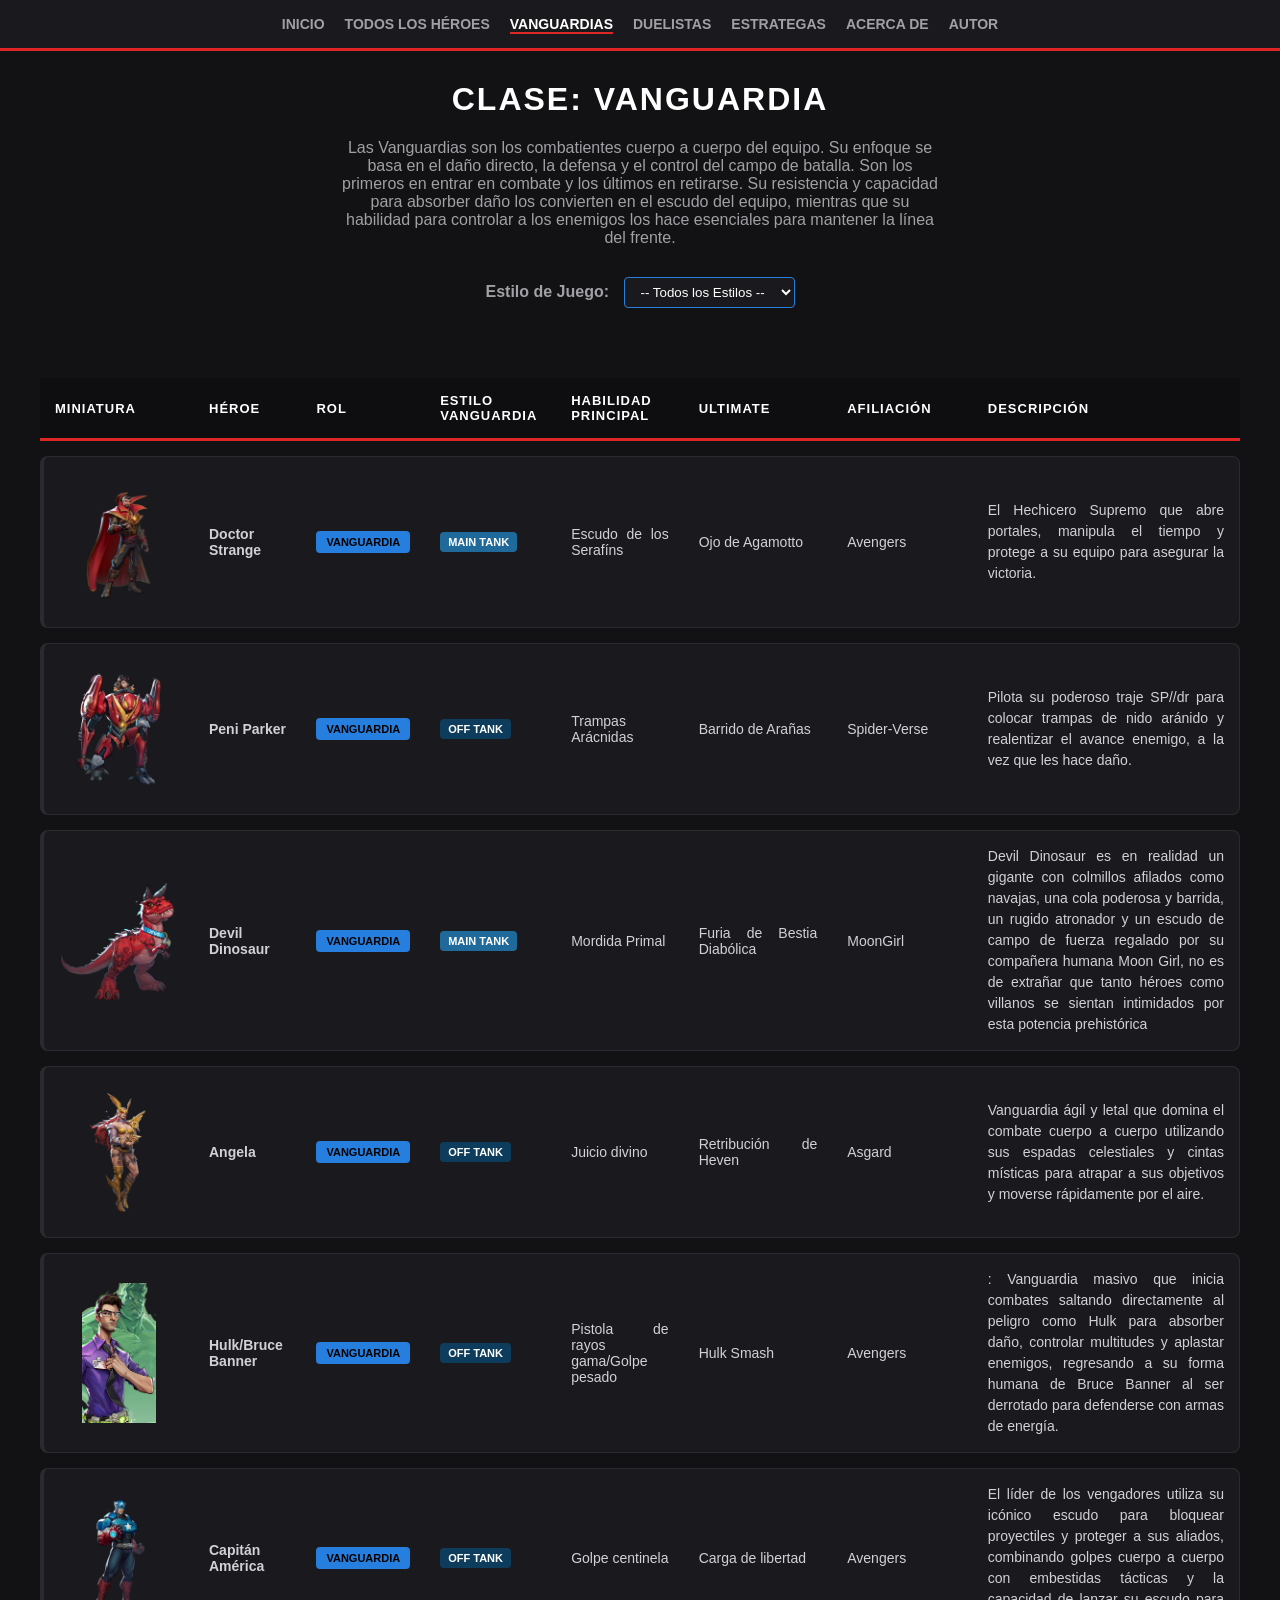
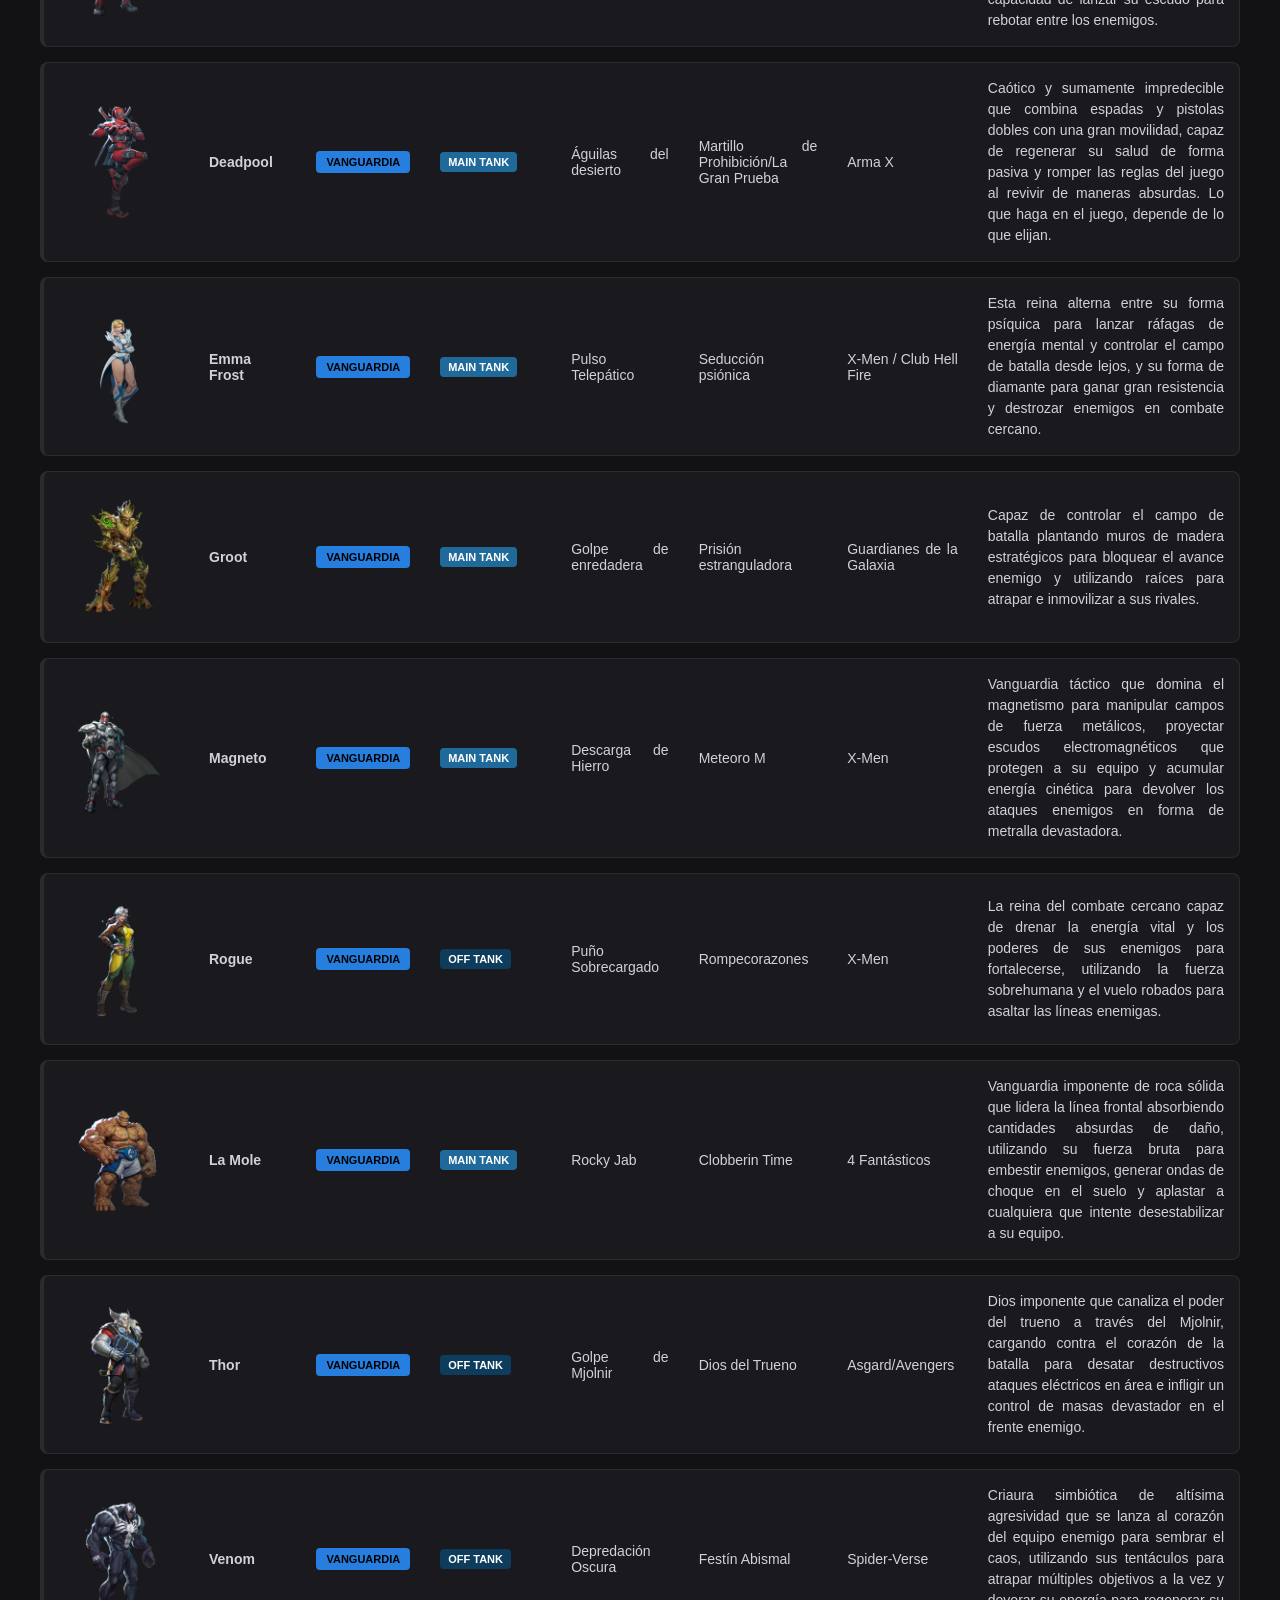
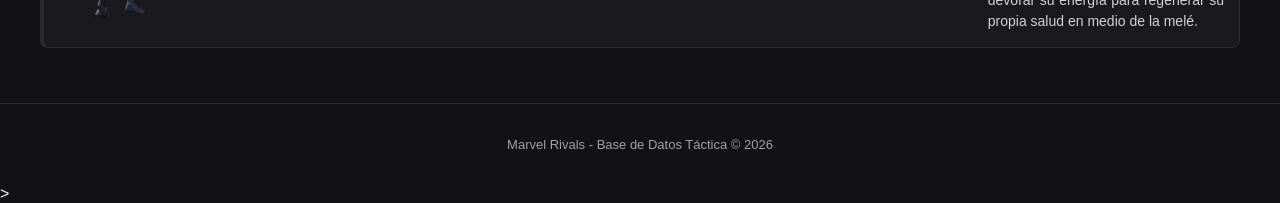
<file: vanguardias.html>
<!DOCTYPE html>
<html lang="es">

<head>
    <meta charset="UTF-8">
    <meta name="viewport" content="width=device-width, initial-scale=1.0">
    <title>Marvel Rivals - Vanguardias</title>
    <link rel="stylesheet" href="css/estilos.css">
</head>

<body>

    <header>
        <nav>
            <ul>
                <li><a href="index.html">Inicio</a></li>
                <li><a href="personajes.html">Todos los Héroes</a></li>
                <li><a href="vanguardias.html" class="active">Vanguardias</a></li>
                <li><a href="duelistas.html">Duelistas</a></li>
                <li><a href="estrategas.html">Estrategas</a></li>
                <li><a href="acerca-de.html">Acerca de</a></li>
                <li><a href="sintesis.html">Autor</a></li>
            </ul>
        </nav>
    </header>

    <main>
        <h1>Clase: Vanguardia</h1>
        <p style="text-align: center; color: #a0a0a5; max-width: 600px; margin: 0 auto 30px auto;">
            Las Vanguardias son los combatientes cuerpo a cuerpo del equipo. Su enfoque se basa en el daño directo,
            la defensa y el control del campo de batalla. Son los primeros en entrar en combate y los últimos en
            retirarse.
            Su resistencia y capacidad para absorber daño los convierten en el escudo del equipo, mientras que su
            habilidad para
            controlar a los enemigos los hace esenciales para mantener la línea del frente.
        </p>

        <section style="text-align: center; margin-bottom: 25px;">
            <label for="filtro-estilo" style="color: #a0a0a5; margin-right: 10px; font-weight: bold;">Estilo de
                Juego:</label>
            <select id="filtro-estilo" onchange="filtrarVanguardias()"
                style="padding: 6px 12px; background: #1a1a1e; color: white; border: 1px solid #267ede; border-radius: 4px;">
                <option value="Todos">-- Todos los Estilos --</option>
                <option value="Main Tank">Main Tank</option>
                <option value="Off Tank">Off Tank</option>
            </select>
        </section>

        <section id="galeria-vanguardias" style="overflow-x: auto;"></section>
    </main>

    <script src="js/motor.js"></script>
    <script>
        function filtrarVanguardias() {
            var estilo = document.getElementById("filtro-estilo").value;
            // envía el rol Vanguardia, el contenedor y el estilo seleccionado
            cargarHeroesPorRol("Vanguardia", "galeria-vanguardias", "Todos", estilo);
        }

        window.onload = function () {
            filtrarVanguardias();
        };
    </script>
    <footer>
        <p>Marvel Rivals - Base de Datos Táctica &copy; 2026</p>
    </footer>
</body>
</html>>
</file>
<file: css/estilos.css>
body {
    font-family: 'Arial', sans-serif;
    background-color: #121214;
    color: #f5f5f7;
    margin: 0;
    padding: 0;
    text-align: justify;
}

/* NavBar Superior */
header {
    background-color: #1a1a1e;
    border-bottom: 3px solid #de2626;
    padding: 15px 20px;
}

footer {
    text-align: center;
    padding: 20px;
    margin-top: 40px;
    color: #a0a0a5;
    border-top: 1px solid #2a2a30;
    font-size: 13px;
}

nav ul {
    list-style: none;
    margin: 0;
    padding: 0;
    display: flex;
    justify-content: center;
    gap: 20px;
}

nav ul li a {
    color: #a0a0a5;
    text-decoration: none;
    font-weight: bold;
    text-transform: uppercase;
    font-size: 14px;
    transition: color 0.3s;
}

nav ul li a:hover,
nav ul li a.active {
    color: #ffffff;
    border-bottom: 2px solid #de2626;
}

/* Contenedor del Contenido */
main {
    max-width: 1200px;
    margin: 30px auto;
    padding: 0 20px;
}

h1 {
    text-align: center;
    color: #ffffff;
    text-transform: uppercase;
    letter-spacing: 2px;
}
/*Empiezan las tarjetas de muestra*/
.tabla-heroes {
    width: 100%;
    border-collapse: separate;
    border-spacing: 0 15px;
    /* Espacio entre cada fila-tarjeta */
    margin-top: 30px;
    background-color: transparent;
}

.tabla-heroes th {
    background-color: #0e0e10;
    color: #ffffff;
    text-transform: uppercase;
    font-size: 13px;
    letter-spacing: 1px;
    padding: 15px;
    text-align: left;
    border-bottom: 3px solid #de2626;
}

/* Cada fila actúa como una tarjeta oscura individual */
.fila-heroe {
    background-color: #1a1a1e;
    transition: transform 0.3s, box-shadow 0.3s;
}

.tabla-heroes td {
    padding: 15px;
    color: #d1d1d6;
    font-size: 14px;
    vertical-align: middle;
    border-top: 1px solid #2a2a30;
    border-bottom: 1px solid #2a2a30;
}

/* Redondear extremos de la fila */
.tabla-heroes tr td:first-child {
    border-left: 4px solid #2a2a30;
    border-top-left-radius: 8px;
    border-bottom-left-radius: 8px;
}

.tabla-heroes tr td:last-child {
    border-right: 1px solid #2a2a30;
    border-top-right-radius: 8px;
    border-bottom-right-radius: 8px;
}

/* Miniaturas de héroes de cuerpo completo */
.img-tabla {
    width: 120px;
    height: 140px;
    object-fit: contain;
    border-radius: 0;
    border: none;
    display: block;
    margin: 0 auto;
    background-color: transparent;
    transition: filter 0.3s, transform 0.3s;
}

article {
    line-height: 1.5;
    color: #d1d1d6;
}

/*Badges y tonos para roles y subroles*/
.badge {
    display: inline-block;
    padding: 5px 10px;
    border-radius: 4px;
    font-size: 11px;
    font-weight: bold;
    text-transform: uppercase;
}

.badge.Vanguardia {
    background-color: #267ede;
    color: black;
}

.badge.Duelista {
    background-color: #fff200;
    color: black;
}

.badge.Estratega {
    background-color: #26de81;
    color: black;
}

.badge-estilo,
.badge-vanguardia,
.badge-estratega {
    display: inline-block;
    padding: 4px 8px;
    border-radius: 4px;
    font-size: 11px;
    font-weight: bold;
    text-transform: uppercase;
    color: black;
}

.badge-estilo.Poke {
    background-color: #fff200;
}

.badge-estilo.Dive {
    background-color: #ff9f43;
}

.badge-estilo.Brawl {
    background-color: #ff4d4d;
}

.badge-vanguardia[class*="Main Tank"] {
    background-color: #206a9b;
    color: white;
}

.badge-vanguardia[class*="Off Tank"] {
    background-color: #0d3c5c;
    color: white;
    
}

.badge-estratega[class*="Main Healer"] {
    background-color: #88f108;
    color: black;
}

.badge-estratega[class*="Off Healer"] {
    background-color: #216405;
    color: black;
}

/* Hovers*/
.fila-heroe:hover {
    transform: translateY(-3px);
}

/* Iluminación Azul - Vanguardias */
.fila-heroe.Vanguardia:hover td {
    border-top-color: #267ede;
    border-bottom-color: #267ede;
}

.fila-heroe.Vanguardia:hover td:first-child {
    border-left-color: #267ede;
}

.fila-heroe.Vanguardia:hover td:last-child {
    border-right-color: #267ede;
}

.fila-heroe.Vanguardia:hover .img-tabla {
    filter: drop-shadow(0 0 8px rgba(38, 126, 222, 0.7));
}

/* Iluminación Amarilla - Duelistas */
.fila-heroe.Duelista:hover td {
    border-top-color: #fff200;
    border-bottom-color: #fff200;
}

.fila-heroe.Duelista:hover td:first-child {
    border-left-color: #fff200;
}

.fila-heroe.Duelista:hover td:last-child {
    border-right-color: #fff200;
}

.fila-heroe.Duelista:hover .img-tabla {
    filter: drop-shadow(0 0 8px rgba(255, 242, 0, 0.7));
}

/* Iluminación Verde - Estrategas */
.fila-heroe.Estratega:hover td {
    border-top-color: #26de81;
    border-bottom-color: #26de81;
}

.fila-heroe.Estratega:hover td:first-child {
    border-left-color: #26de81;
}

.fila-heroe.Estratega:hover td:last-child {
    border-right-color: #26de81;
}

.fila-heroe.Estratega:hover .img-tabla {
    filter: drop-shadow(0 0 8px rgba(38, 222, 129, 0.7));
}

.no-datos {
    text-align: center;
    color: #a0a0a5;
    font-weight: bold;
    padding: 30px;
    background: #1a1a1e;
    border-radius: 8px;
    border: 1px dashed #2a2a30;
}

/*Ventana en grande para info*/
.modal-overlay {
    position: fixed;
    top: 0;
    left: 0;
    width: 100vw;
    height: 100vh;
    background-color: rgba(5, 5, 7, 0.9);
    /* Fondo exterior oscuro plano */
    display: flex;
    justify-content: center;
    align-items: center;
    z-index: 99999;
}

.tarjeta-grande-content {
    background-color: #0b0b0d;
    border: 1px solid #232329;
    border-radius: 12px;
    width: 95%;
    max-width: 900px;
    height: 520px;
    /* Altura controlada para el render */
    padding: 0;
    position: relative;
    box-shadow: 0 20px 50px rgba(0, 0, 0, 0.8);
    overflow: hidden;
}

/* Resplandores en la tarjeta flotante */
.tarjeta-grande-content.Vanguardia {
    border-color: rgba(38, 126, 222, 0.4);
}

.tarjeta-grande-content.Duelista {
    border-color: rgba(255, 242, 0, 0.4);
}

.tarjeta-grande-content.Estratega {
    border-color: rgba(38, 222, 129, 0.4);
}

.tarjeta-grande-grid {
    display: grid;
    grid-template-columns: 1.1fr 1fr;
    height: 100%;
    width: 100%;
}

.col-render {
    position: relative;
    height: 100%;
    display: flex;
    align-items: flex-end;    
    justify-content: center;
    background: radial-gradient(circle at center, #18181c 0%, #0b0b0d 100%);
    overflow: hidden;
}

.render-grande {
    height: 105%;
    width: auto;
    object-fit: contain;
    z-index: 1;
    mask-image: linear-gradient(to bottom, black 80%, transparent 100%);
    -webkit-mask-image: linear-gradient(to bottom, black 80%, transparent 100%);
}

.col-info {
    background-color: #111115;
    border-left: 1px solid #232329;
    padding: 40px;
    display: flex;
    flex-direction: column;
    justify-content: center;
    z-index: 2;
    text-align: left;
}

.col-info h2 {
    font-size: 38px;
    margin: 0 0 10px 0;
    text-transform: uppercase;
    letter-spacing: 1px;
    color: #ffffff;
}

.separador {
    border: none;
    border-top: 1px solid #232329;
    margin: 15px 0;
    width: 100%;
}

.desc-grande {
    font-size: 14px;
    line-height: 1.6;
    color: #a0a0a5;
    margin: 0 0 20px 0;
}

.datos-tacticos {
    list-style: none;
    padding: 0;
    margin: 0;
}

.datos-tacticos li {
    padding: 8px 0;
    border-bottom: 1px solid #1c1c22;
    font-size: 13px;
    color: #8e8e93;
}

.datos-tacticos li strong {
    color: #ffffff;
    margin-right: 5px;
}

.btn-cerrar {
    position: absolute;
    top: 20px;
    right: 20px;
    background: #1c1c22;
    border: 1px solid #232329;
    color: #ffffff;
    width: 35px;
    height: 35px;
    border-radius: 50%;
    font-size: 20px;
    line-height: 33px;
    cursor: pointer;
    z-index: 10;
}

.btn-cerrar:hover {
    background: #de2626;
    border-color: #de2626;
}

/*para telefonos*/
@media (max-width: 768px) {
    nav ul {
        flex-direction: column;
        align-items: center;
        gap: 10px;
    }

    .tabla-heroes,
    .tabla-heroes thead,
    .tabla-heroes tbody,
    .tabla-heroes th,
    .tabla-heroes td,
    .tabla-heroes tr {
        display: block;
    }

    .tabla-heroes thead {
        display: none;
    }

    .tabla-heroes tr {
        margin-bottom: 20px;
        border: 1px solid #2a2a30;
        border-radius: 8px;
        background-color: #1a1a1e;
        padding: 10px;
    }

    .tabla-heroes td {
        text-align: right;
        padding-left: 50%;
        position: relative;
        border: none !important;
        border-bottom: 1px solid #2a2a30 !important;
    }

    .tabla-heroes tr td:last-child {
        border-bottom: none !important;
    }

    .tabla-heroes td::before {
        content: attr(data-label);
        position: absolute;
        left: 15px;
        width: 45%;
        text-align: left;
        font-weight: bold;
        color: #a0a0a5;
        text-transform: uppercase;
        font-size: 12px;
    }

    /* Ajustes del modal en pantallas móviles */
    .tarjeta-grande-grid {
        grid-template-columns: 1fr;
        overflow-y: auto;
    }

    .tarjeta-grande-content {
        height: 85vh;
    }

    .col-info {
        border-left: none;
        border-top: 1px solid #232329;
        padding: 20px;
    }

    .render-grande {
        height: 220px;
    }
}
</file>
<file: css/index.css>
/* Sección de Bienvenida */
.hero-section {
    text-align: center;
    padding: 80px 20px;
    background: linear-gradient(rgba(11, 11, 13, 0.85), rgba(11, 11, 13, 0.85)),
                url('../img/portada.jpg');
    background-size: cover;
    background-position: center;
    border-radius: 12px;
    margin-bottom: 50px;
    border: 1px solid #232329;
    box-shadow: 0 0 40px rgba(0, 0, 0, 0.8);
}

.hero-section p {
    color: #a0a0a5;
    font-size: 16px;
    max-width: 700px;
    margin: 15px auto 0 auto;
    line-height: 1.6;
}

/* Grid de Roles */
.roles-grid {
    display: grid;
    grid-template-columns: repeat(auto-fit, minmax(300px, 1fr));
    gap: 25px;
    margin-top: 20px;
}

/* Tarjetas de Clases Individuales */
.tarjeta-rol {
    background-color: #1a1a1e;
    border: 1px solid #2a2a30;
    border-radius: 10px;
    padding: 30px;
    text-align: center;
    transition: transform 0.3s, box-shadow 0.3s, border-color 0.3s;
}

.tarjeta-rol h3 {
    font-size: 24px;
    margin: 0 0 15px 0;
    text-transform: uppercase;
    letter-spacing: 1px;
}

.tarjeta-rol p {
    color: #d1d1d6;
    font-size: 14px;
    line-height: 1.5;
    margin-bottom: 25px;    
}

/* Vanguardias (Azul) */
.tarjeta-rol.vanguardia-card:hover {
    border-color: #267ede;
    box-shadow: 0 0 15px rgba(38, 126, 222, 0.2);
}
.tarjeta-rol.vanguardia-card h3 { color: #267ede; }

/* Duelistas (Amarillo) */
.tarjeta-rol.duelista-card:hover {
    border-color: #fff200;
    box-shadow: 0 0 15px rgba(255, 242, 0, 0.2);
}
.tarjeta-rol.duelista-card h3 { color: #fff200; }

/* Estrategas (Verde) */
.tarjeta-rol.estratega-card:hover {
    border-color: #26de81;
    box-shadow: 0 0 15px rgba(38, 222, 129, 0.2);
}
.tarjeta-rol.estratega-card h3 { color: #26de81; }
/*Diseño para los íconos de las tarjetas*/

.tarjeta-rol.duelista-card:hover .icono-tarjeta {    
    filter: drop-shadow(0 0 10px rgba(255, 242, 0, 0.8));
}

.tarjeta-rol.estratega-card:hover .icono-tarjeta {    
    filter: drop-shadow(0 0 10px rgba(38, 222, 129, 0.85));
}

.tarjeta-rol.vanguardia-card:hover .icono-tarjeta {    
    filter: drop-shadow(0 0 10px rgba(38, 126, 222, 0.85));
}

.icono-tarjeta {
    width: 90px;
    height: 90px;    
    object-fit: contain;
    margin: 10px auto 20px auto;
    display: block;
    filter: drop-shadow(0 2px 5px rgba(0, 0, 0, 0.6));
    transition: transform 0.3s ease, filter 0.3s ease;
}
</file>
<file: css/acerca.css>
/* Bloques grandes de texto */
.bloque-informativo {
    background-color: #1a1a1e;
    border: 1px solid #232329;
    border-left: 4px solid #de2626;
    /* Línea roja de acento */
    border-radius: 8px;
    padding: 30px;
    margin-bottom: 30px;
    text-align: justify;
    transition: border-color 0.3s ease, box-shadow 0.3s ease, background-color 0.3s ease;
}

.bloque-informativo:hover {
    border-color: #de2626;
    background-color: #1f1f24;
    box-shadow: 0 0 20px rgba(222, 38, 38, 0.15);
}

/* Rejilla para separar Texto (Izquierda) e Ícono (Derecha) */
.bloque-grid {
    display: grid;
    grid-template-columns: 1fr;
    gap: 20px;
}

@media (min-width: 768px) {
    .bloque-grid {
        grid-template-columns: 1fr auto;
        align-items: center;
        gap: 40px;
    }
}

.bloque-texto {
    flex: 1;
}

/* Control del Ícono descargado */
.icono-lateral {
    width: 80px;
    height: 80px;
    object-fit: contain;
    display: block;
    opacity: 0.2;
    /* Totalmente apagado y discreto por defecto */
    transition: opacity 0.3s ease, filter 0.3s ease;
}

/* Cuando pasas el mouse por la tarjeta, el ícono cobra vida y brilla */
.bloque-informativo:hover .icono-lateral {
    opacity: 100%;
    /* Se enciende por completo */
    filter: drop-shadow(0 0 12px rgba(222, 38, 38, 0.8));
    /* Resplandor neón rojo */
}

/* Resaltados de colores dentro de los párrafos */
.text-rivals {
    color: #de2626;
    font-weight: bold;
}

.text-vanguardia {
    color: #267ede;
    font-weight: bold;
}

.text-duelista {
    color: #fff200;
    font-weight: bold;
}

.text-estratega {
    color: #26de81;
    font-weight: bold;
}

/* Grid de tarjetas inferiores */
.tech-container {
    display: grid;
    grid-template-columns: repeat(auto-fit, minmax(220px, 1fr));
    gap: 20px;
    margin-top: 30px;
}

.tech-card {
    background-color: #1a1a1e;
    border: 1px solid #232329;
    border-radius: 8px;
    padding: 25px;
    transition: border-color 0.3s, box-shadow 0.3s;
}

.tech-card:hover {
    border-color: #de2626;
    box-shadow: 0 0 15px rgba(222, 38, 38, 0.2);
}

.tech-card h3 {
    margin: 0 0 10px 0;
    font-size: 18px;
    text-transform: uppercase;
    letter-spacing: 0.5px;
    color: #ffffff;
}

.tech-card p {
    color: #a0a0a5;
    font-size: 13.5px;
    line-height: 1.6;
    margin: 0;
}

.tech-card ul {
    margin: 15px 0 0 0;
    padding-left: 20px;
    color: #d1d1d6;
    font-size: 13px;
}

.tech-card ul li {
    margin-bottom: 6px;
}
</file>
